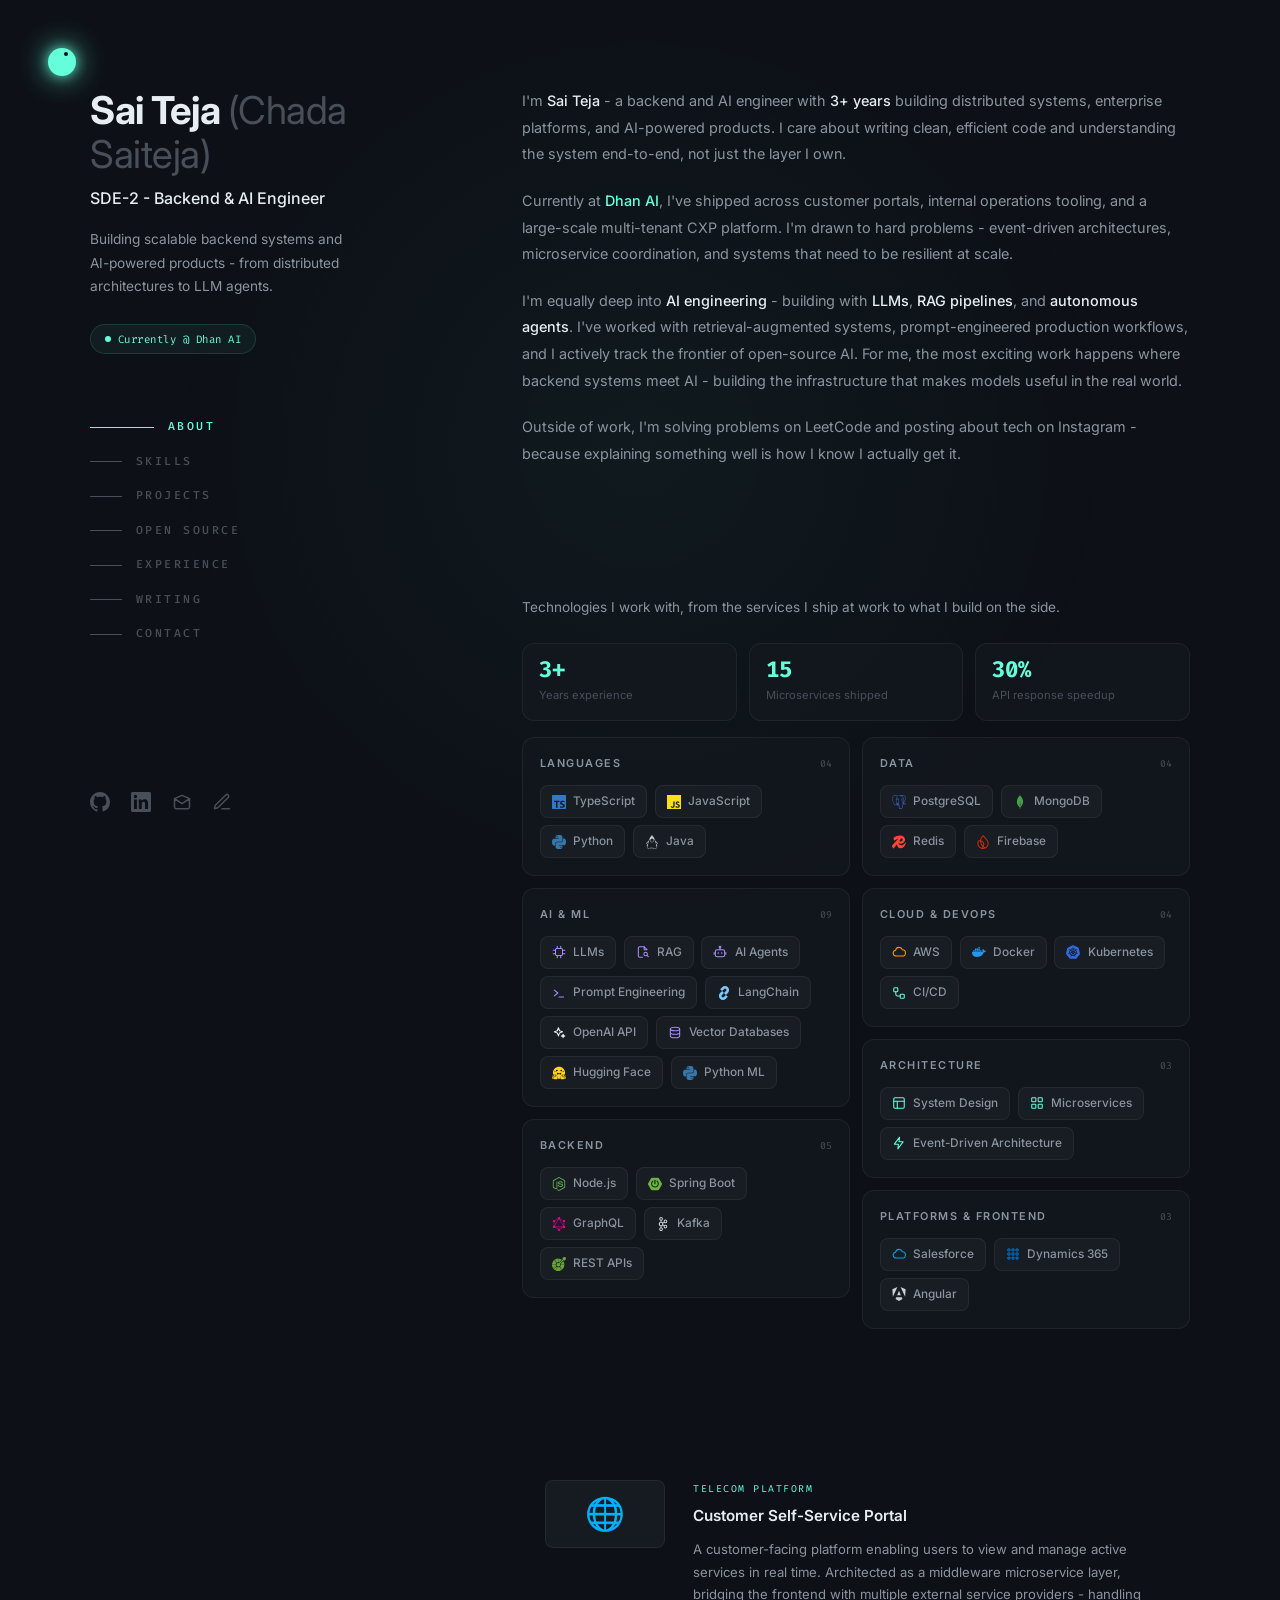
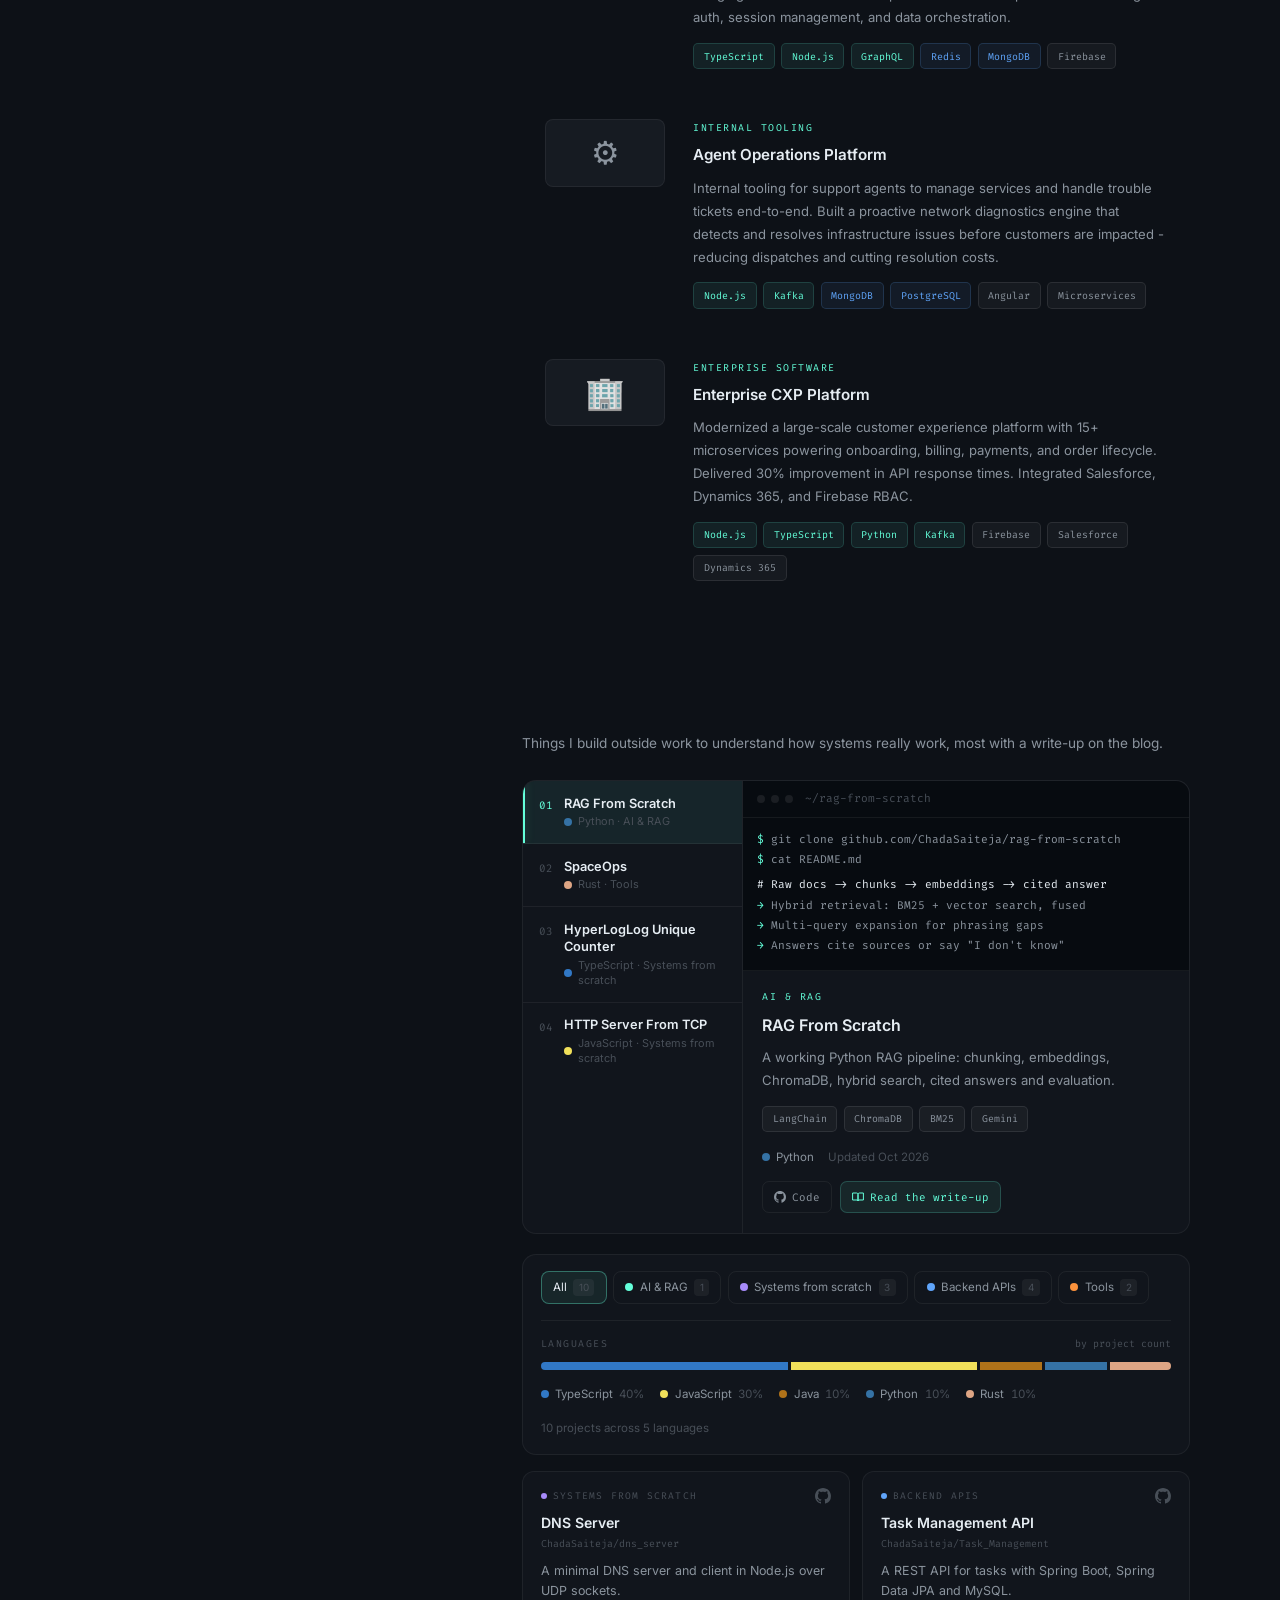
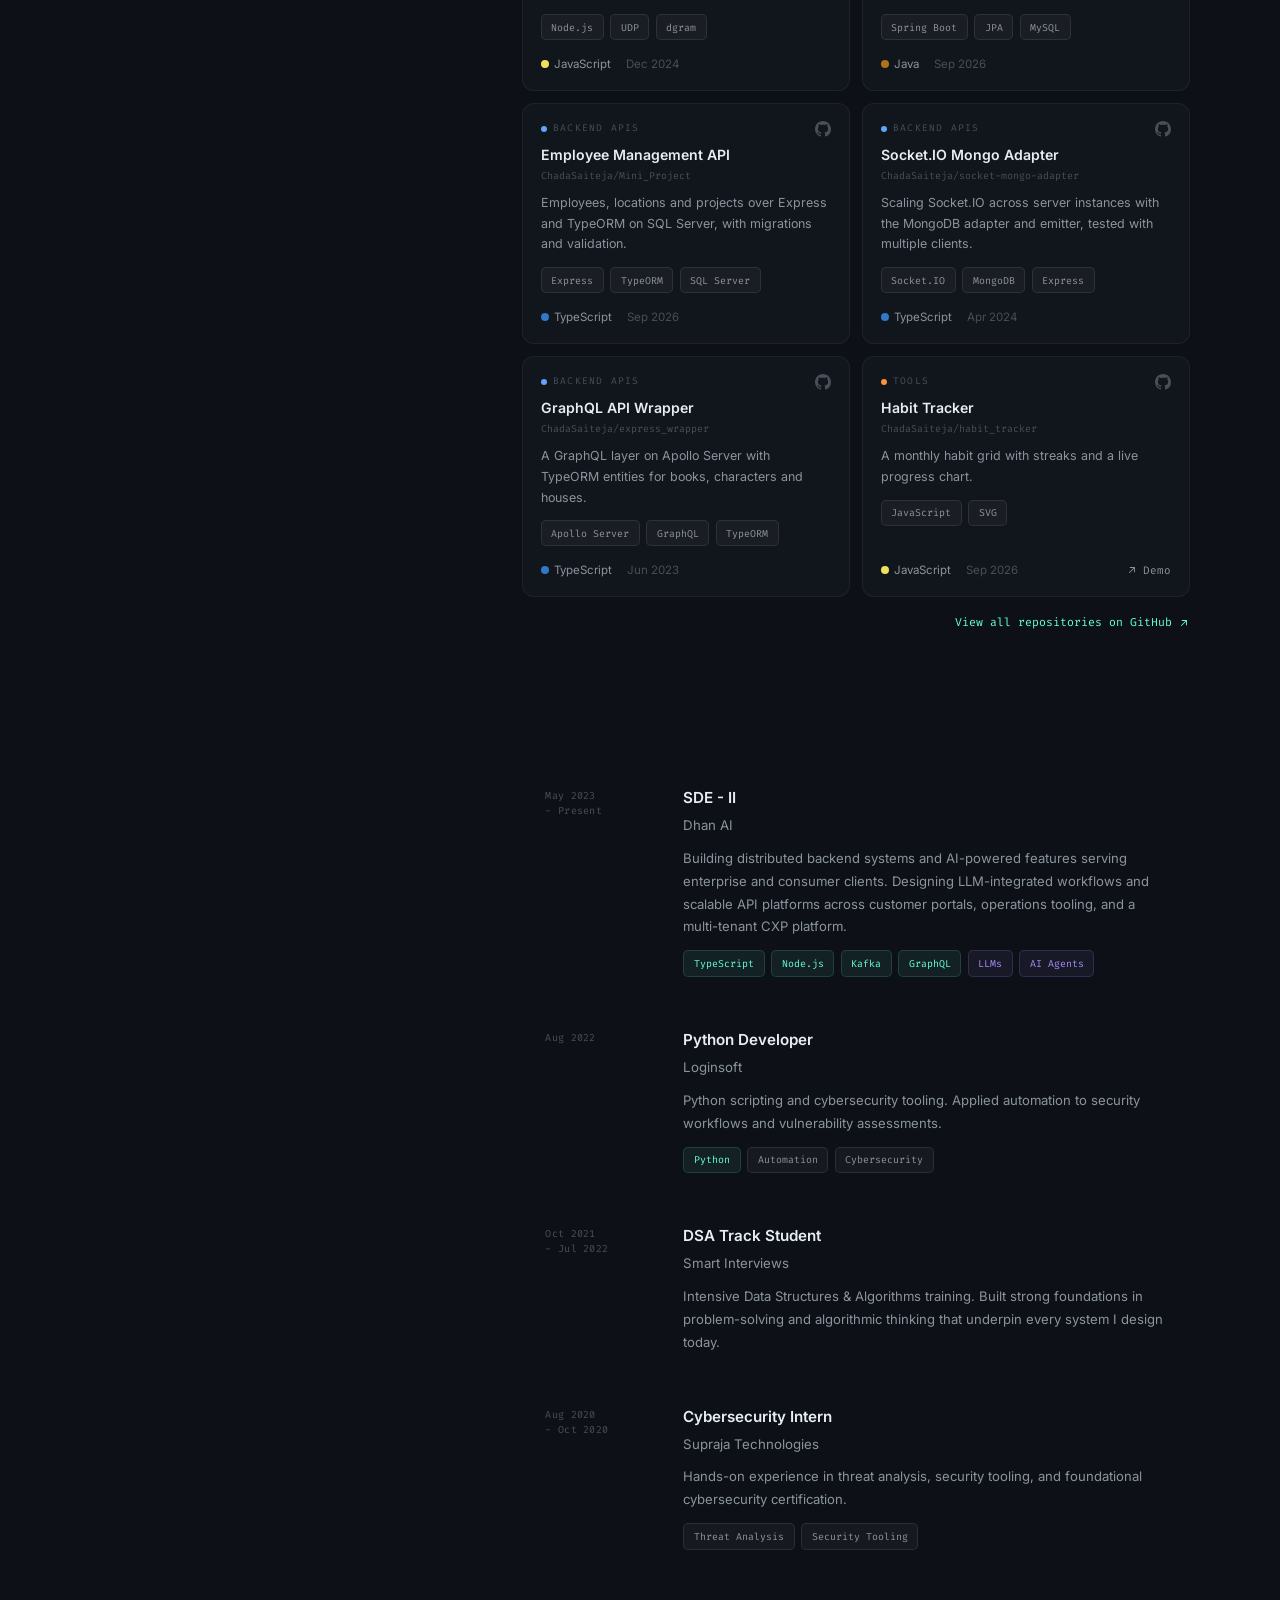
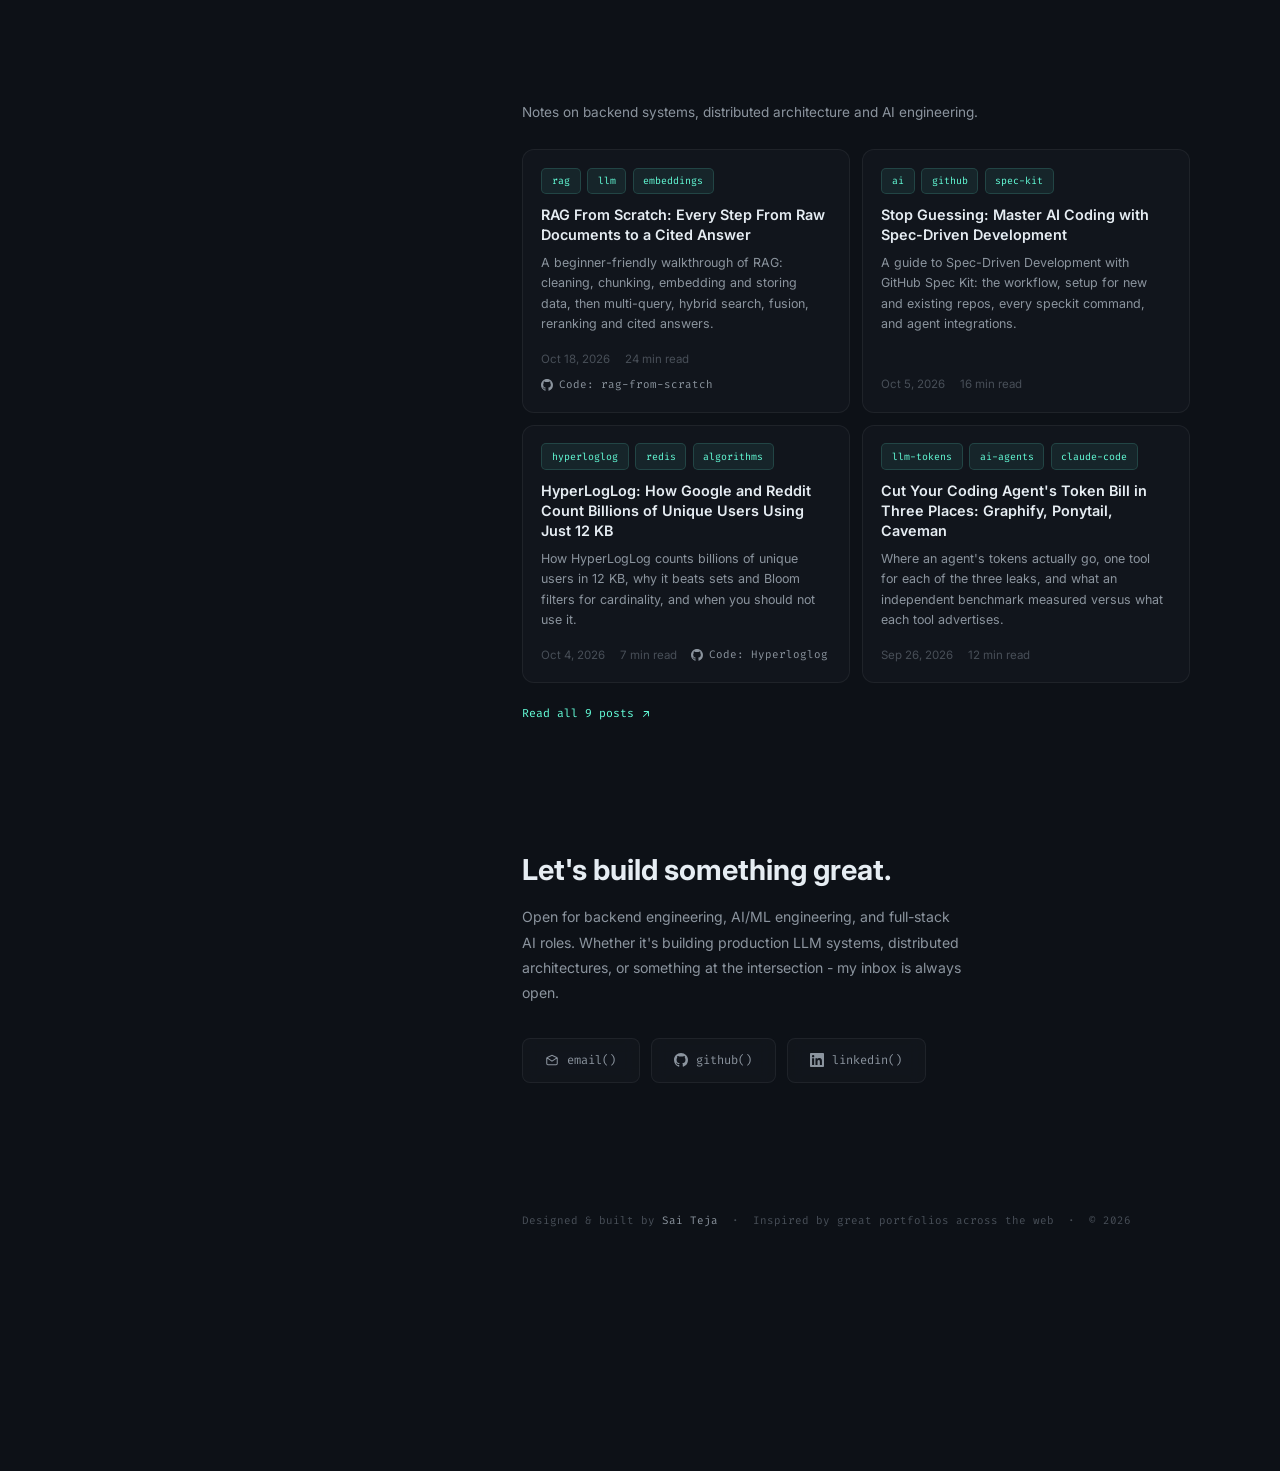
<file: index.html>
<!DOCTYPE html>
<html lang="en">

<head>
  <meta charset="UTF-8">
  <meta name="viewport" content="width=device-width, initial-scale=1.0">
  <title>Backend and AI Engineer Portfolio | Sai Teja Chada</title>
  <meta name="description" content="Explore Sai Teja Chada's portfolio: SDE-2 building 15+ Node.js microservices, Kafka event systems, and production RAG pipelines. Discover projects and get in touch.">
  <meta name="author" content="Chada Sai Teja">
  <meta name="google-site-verification" content="TFQ-LwnLbn09TmgVWxQWq46Lx7otDsUahGmrhYp-ad8" />
  <meta name="google-site-verification" content="rGwrTPLvkbtgUMk4zVAgc5VU0xutNGpT8NvMHbrYLF0" />
  <meta name="robots" content="index, follow, max-image-preview:large">
  <meta name="theme-color" content="#0d1117">
  <link rel="canonical" href="https://chadasaiteja.is-a.dev/">
  <link rel="icon" type="image/svg+xml" href="/assets/favicon.svg">

  <meta property="og:type" content="website">
  <meta property="og:site_name" content="Sai Teja Chada - Portfolio">
  <meta property="og:title" content="Backend and AI Engineer Portfolio | Sai Teja Chada">
  <meta property="og:description" content="SDE-2 at Dhan AI architecting scalable Node.js microservices, Kafka event streams, and production RAG pipelines. Explore architecture case studies and code.">
  <meta property="og:url" content="https://chadasaiteja.is-a.dev/">
  <meta property="og:locale" content="en_US">
  <meta property="og:image" content="https://chadasaiteja.is-a.dev/assets/social-preview.png">
  <meta property="og:image:type" content="image/png">
  <meta property="og:image:width" content="1200">
  <meta property="og:image:height" content="630">
  <meta property="og:image:alt" content="Sai Teja Chada - Backend and AI Engineer Portfolio">

  <!-- Twitter -->
  <meta name="twitter:card" content="summary_large_image">
  <meta name="twitter:image" content="https://chadasaiteja.is-a.dev/assets/social-preview.png">
  <meta name="twitter:image:alt" content="Sai Teja Chada - Backend and AI Engineer Portfolio">
  <meta name="twitter:title" content="Backend and AI Engineer Portfolio | Sai Teja Chada">
  <meta name="twitter:description" content="SDE-2 at Dhan AI architecting scalable Node.js microservices, Kafka event streams, and production RAG pipelines. Explore architecture case studies and code.">

  <!-- Structured data: Person, WebSite & ProfilePage -->
  <script type="application/ld+json">
  {
    "@context": "https://schema.org",
    "@graph": [
      {
        "@type": "Person",
        "@id": "https://chadasaiteja.is-a.dev/#person",
        "name": "Chada Sai Teja",
        "alternateName": ["Sai Teja", "Sai Teja Chada"],
        "url": "https://chadasaiteja.is-a.dev/",
        "image": "https://chadasaiteja.is-a.dev/assets/social-preview.png",
        "email": "mailto:saiteja.chada2000@gmail.com",
        "jobTitle": "Backend & AI Engineer",
        "description": "Backend & AI Engineer (SDE-2 at Dhan AI) building distributed systems, Node.js/TypeScript microservices, Kafka event streams, and production RAG pipelines.",
        "worksFor": {
          "@type": "Organization",
          "name": "Dhan AI"
        },
        "address": {
          "@type": "PostalAddress",
          "addressLocality": "Hyderabad",
          "addressCountry": "IN"
        },
        "alumniOf": {
          "@type": "EducationalOrganization",
          "name": "Smart Interviews"
        },
        "knowsAbout": [
          "Node.js", "TypeScript", "Python", "Java", "Distributed Systems",
          "Microservices", "Kafka", "GraphQL", "PostgreSQL", "MongoDB",
          "Redis", "AWS", "Docker", "Kubernetes", "System Design", "LLMs",
          "RAG", "AI Agents", "LangChain", "Prompt Engineering"
        ],
        "sameAs": [
          "https://github.com/ChadaSaiteja",
          "https://linkedin.com/in/chada-saiteja/"
        ]
      },
      {
        "@type": "WebSite",
        "@id": "https://chadasaiteja.is-a.dev/#website",
        "name": "Sai Teja Chada - Portfolio",
        "url": "https://chadasaiteja.is-a.dev/",
        "description": "Official engineering portfolio of Sai Teja Chada, Backend & AI Engineer (SDE-2 at Dhan AI).",
        "publisher": {
          "@id": "https://chadasaiteja.is-a.dev/#person"
        }
      },
      {
        "@type": "ProfilePage",
        "@id": "https://chadasaiteja.is-a.dev/#profilepage",
        "url": "https://chadasaiteja.is-a.dev/",
        "name": "Sai Teja Chada - Backend & AI Engineer Portfolio",
        "isPartOf": {
          "@id": "https://chadasaiteja.is-a.dev/#website"
        },
        "about": {
          "@id": "https://chadasaiteja.is-a.dev/#person"
        },
        "primaryImageOfPage": "https://chadasaiteja.is-a.dev/assets/social-preview.png",
        "mainEntity": {
          "@id": "https://chadasaiteja.is-a.dev/#person"
        }
      }
    ]
  }
  </script>

  <link rel="preconnect" href="https://fonts.googleapis.com">
  <link rel="preconnect" href="https://fonts.gstatic.com" crossorigin>
  <link href="https://fonts.googleapis.com/css2?family=Inter:wght@400;500;600;700&family=Fira+Code:wght@400;500;600;700&display=swap" rel="stylesheet">


  <style>
    /* ============================
       RESET & ROOT
       ============================ */
    *, *::before, *::after { margin: 0; padding: 0; box-sizing: border-box; }

    .visually-hidden {
      position: absolute;
      width: 1px; height: 1px;
      margin: -1px; padding: 0;
      overflow: hidden;
      clip: rect(0 0 0 0);
      clip-path: inset(50%);
      white-space: nowrap;
      border: 0;
    }

    :root {
      --bg-body:      #0d1117;
      --bg-surface:   #161b22;
      --bg-card:      rgba(22, 27, 34, 0.55);
      --accent:       #64ffda;
      --accent-dim:   rgba(100, 255, 218, 0.07);
      --accent-mid:   rgba(100, 255, 218, 0.13);
      --accent-glow:  rgba(100, 255, 218, 0.25);
      --text-primary: #e6edf3;
      --text-body:    #8b949e;
      --text-muted:   #484f58;
      --border:       rgba(255, 255, 255, 0.06);
      --border-hover: rgba(100, 255, 218, 0.18);
      --purple: #a78bfa;
      --blue:   #60a5fa;
      --orange: #fb923c;
    }

     html { }

     body {
      background: var(--bg-body);
      color: var(--text-body);
      font-family: 'Inter', system-ui, sans-serif;
      font-size: 0.9rem;
      line-height: 1.75;
      overflow-x: hidden;
    }

    ::selection { background: var(--accent); color: var(--bg-body); }
    ::-webkit-scrollbar { width: 5px; }
    ::-webkit-scrollbar-track { background: var(--bg-body); }
    ::-webkit-scrollbar-thumb { background: var(--text-muted); border-radius: 4px; }

    /* ============================
       BACKGROUND LAYERS
       ============================ */
    #matrix-canvas {
      position: fixed; inset: 0; z-index: 0;
      opacity: 0.022; pointer-events: none;
    }

    #draw-canvas {
      position: fixed; inset: 0; z-index: 3;
      pointer-events: none;
    }

    #spotlight {
      position: fixed; inset: 0; z-index: 0;
      pointer-events: none;
      background: radial-gradient(600px circle at 50% 50%, rgba(100,255,218,0.04), transparent 80%);
      transition: background 0.05s;
    }

    /* ============================
       PAGE WRAPPER - TWO COLUMN
       ============================ */
    .page-wrapper {
      max-width: 1180px;
      margin: 0 auto;
      padding: 0 2.5rem;
      display: flex;
      min-height: 100vh;
      position: relative;
      z-index: 2;
    }

    /* ============================
       LEFT SIDEBAR - STICKY
       ============================ */
    .sidebar {
      width: 360px;
      flex-shrink: 0;
      position: sticky;
      top: 0;
      height: 100vh;
      display: flex;
      flex-direction: column;
      padding: 5.5rem 3rem 5.5rem 0;
    }

    .sidebar-main { flex: 1; }

    /* Name & role */
    .site-name {
      font-size: clamp(2rem, 3vw, 2.6rem);
      font-weight: 700;
      color: var(--text-primary);
      letter-spacing: -0.5px;
      line-height: 1.15;
      margin-bottom: 0.5rem;
    }

    .site-role {
      font-size: 1rem;
      font-weight: 500;
      color: var(--text-primary);
      margin-bottom: 1rem;
    }

    .site-tagline {
      font-size: 0.855rem;
      color: var(--text-body);
      max-width: 260px;
      line-height: 1.7;
    }

    /* Status badge */
    .status-badge {
      display: inline-flex;
      align-items: center;
      gap: 0.45rem;
      margin-top: 1.6rem;
      padding: 0.3rem 0.85rem;
      background: rgba(100, 255, 218, 0.05);
      border: 1px solid rgba(100, 255, 218, 0.14);
      border-radius: 100px;
      font-family: 'Fira Code', monospace;
      font-size: 0.67rem;
      color: var(--accent);
      letter-spacing: 0.5px;
    }

    .status-dot {
      width: 6px; height: 6px;
      background: var(--accent);
      border-radius: 50%;
      animation: dot-pulse 2s ease-in-out infinite;
      flex-shrink: 0;
    }

    @keyframes dot-pulse {
      0%, 100% { box-shadow: 0 0 0 0 rgba(100,255,218,0.5); }
      50%       { box-shadow: 0 0 0 5px rgba(100,255,218,0); }
    }

    /* Nav */
    .sidebar-nav {
      margin-top: 3.5rem;
    }

    .sidebar-nav ul { list-style: none; display: flex; flex-direction: column; }

    .sidebar-nav a {
      display: flex;
      align-items: center;
      gap: 0.85rem;
      padding: 0.45rem 0;
      text-decoration: none;
      color: var(--text-muted);
      font-family: 'Fira Code', monospace;
      font-size: 0.72rem;
      font-weight: 500;
      letter-spacing: 2.5px;
      text-transform: uppercase;
      transition: color 0.25s;
    }

    .nav-line {
      display: inline-block;
      width: 2rem;
      height: 1px;
      background: currentColor;
      transition: width 0.3s cubic-bezier(0.4,0,0.2,1), background 0.25s;
      flex-shrink: 0;
    }

    .sidebar-nav a:hover { color: var(--text-primary); }
    .sidebar-nav a.active { color: var(--accent); }
    .sidebar-nav a:hover .nav-line { width: 3.5rem; }
    .sidebar-nav a.active .nav-line { width: 4rem; background: var(--accent); }

    /* Socials */
    .sidebar-socials {
      display: flex;
      align-items: center;
      gap: 1.3rem;
      margin-top: auto;
      padding-top: 3rem;
    }

    .social-link {
      display: flex;
      color: var(--text-muted);
      text-decoration: none;
      transition: color 0.2s, transform 0.2s;
    }

    .social-link:hover { color: var(--accent); transform: translateY(-3px); }
    .social-link svg { width: 20px; height: 20px; }

    /* ============================
       RIGHT CONTENT - SCROLLABLE
       ============================ */
    .content {
      flex: 1;
      padding: 5.5rem 0 10rem 4.5rem;
      min-width: 0;
    }

    section {
      margin-bottom: 8rem;
      scroll-margin-top: 5rem;
    }

    /* Mobile section label (hidden on desktop) */
    .section-label {
      display: none;
      font-family: 'Fira Code', monospace;
      font-size: 0.68rem;
      letter-spacing: 3px;
      text-transform: uppercase;
      color: var(--accent);
      margin-bottom: 1.2rem;
    }

    /* ============================
       ABOUT
       ============================ */
    .about-body {
      font-size: 0.9rem;
      color: var(--text-body);
      line-height: 1.85;
    }

    .about-body p + p { margin-top: 1.25rem; }

    .about-body strong {
      color: var(--text-primary);
      font-weight: 500;
    }

    .hl { color: var(--accent); font-weight: 500; }

    /* ============================
       TECH STACK
       ============================ */
    .stack-stats {
      display: grid;
      grid-template-columns: repeat(3, minmax(0, 1fr));
      gap: 0.75rem;
      margin-bottom: 1rem;
    }

    .stack-stats > div {
      display: flex;
      flex-direction: column;
      gap: 0.3rem;
      padding: 0.9rem 1rem;
      border: 1px solid var(--border);
      border-radius: 12px;
      background: var(--bg-card);
    }

    .stack-stat-num {
      font-family: 'Fira Code', monospace;
      font-size: 1.4rem;
      font-weight: 700;
      color: var(--accent);
      line-height: 1;
    }

    .stack-stat-lbl { font-size: 0.7rem; color: var(--text-muted); }

    .stack {
      columns: 2;
      column-gap: 0.75rem;
    }

    .stack-group {
      break-inside: avoid;
      margin-bottom: 0.75rem;
      padding: 1rem 1.05rem 1.05rem;
      border: 1px solid var(--border);
      border-radius: 12px;
      background: var(--bg-card);
      transition: border-color 0.3s;
    }

    .stack-group:hover { border-color: rgba(255,255,255,0.1); }

    .stack-head {
      display: flex;
      align-items: center;
      justify-content: space-between;
      margin-bottom: 0.75rem;
    }

    .stack-title {
      font-size: 0.68rem;
      font-weight: 600;
      letter-spacing: 1.5px;
      text-transform: uppercase;
      color: var(--text-body);
    }

    .stack-count {
      font-family: 'Fira Code', monospace;
      font-size: 0.62rem;
      color: var(--text-muted);
    }

    .stack-items {
      display: flex;
      flex-wrap: wrap;
      gap: 0.45rem;
      list-style: none;
    }

    .stack-item {
      display: inline-flex;
      align-items: center;
      gap: 0.45rem;
      padding: 0.32rem 0.7rem;
      border: 1px solid rgba(255,255,255,0.06);
      border-radius: 8px;
      background: rgba(255,255,255,0.03);
      color: var(--text-body);
      font-size: 0.74rem;
      font-weight: 500;
      cursor: default;
      transition: border-color 0.25s, background 0.25s, box-shadow 0.25s, color 0.25s;
    }

    .stack-icon {
      width: 14px; height: 14px;
      flex-shrink: 0;
      color: var(--brand);
      transition: transform 0.25s;
    }

    .stack-item:hover {
      color: var(--text-primary);
      background: rgba(255,255,255,0.05);
      border-color: color-mix(in srgb, var(--brand) 45%, transparent);
      box-shadow: 0 0 14px -4px var(--brand);
    }

    .stack-item:hover .stack-icon { transform: scale(1.12); }

    .tags {
      display: flex;
      flex-wrap: wrap;
      gap: 0.4rem;
      position: relative; z-index: 1;
    }

    .tag {
      font-family: 'Fira Code', monospace;
      font-size: 0.62rem;
      padding: 0.22rem 0.6rem;
      border-radius: 5px;
      white-space: nowrap;
      transition: background 0.2s;
    }

    .tag-teal    { background: rgba(100,255,218,0.07); border: 1px solid rgba(100,255,218,0.15); color: var(--accent); }
    .tag-purple  { background: rgba(167,139,250,0.07); border: 1px solid rgba(167,139,250,0.18); color: var(--purple); }
    .tag-blue    { background: rgba(96,165,250,0.07);  border: 1px solid rgba(96,165,250,0.18);  color: var(--blue); }
    .tag-orange  { background: rgba(251,146,60,0.07);  border: 1px solid rgba(251,146,60,0.18);  color: var(--orange); }
    .tag-grey    { background: rgba(255,255,255,0.04); border: 1px solid rgba(255,255,255,0.09); color: var(--text-body); }

    .tag-teal:hover   { background: rgba(100,255,218,0.13); }
    .tag-purple:hover { background: rgba(167,139,250,0.13); }
    .tag-blue:hover   { background: rgba(96,165,250,0.13); }
    .tag-orange:hover { background: rgba(251,146,60,0.13); }

    /* ============================
       PROJECTS
       ============================ */
    .proj-card {
      display: grid;
      grid-template-columns: 120px 1fr;
      gap: 1.75rem;
      align-items: start;
      padding: 1.4rem;
      border-radius: 14px;
      border: 1px solid transparent;
      transition: background 0.3s, border-color 0.3s;
      margin-bottom: 0.2rem;
    }

    .proj-card:hover {
      background: var(--bg-card);
      border-color: var(--border);
      backdrop-filter: blur(10px);
    }

    .proj-thumb {
      aspect-ratio: 16/9;
      border-radius: 8px;
      border: 1px solid var(--border);
      background: var(--bg-surface);
      display: flex;
      align-items: center;
      justify-content: center;
      font-size: 2rem;
      transition: border-color 0.3s;
      overflow: hidden;
    }

    .proj-card:hover .proj-thumb { border-color: var(--border-hover); }

    .proj-category {
      font-family: 'Fira Code', monospace;
      font-size: 0.62rem;
      letter-spacing: 1.5px;
      text-transform: uppercase;
      color: var(--accent);
      margin-bottom: 0.35rem;
    }

    .proj-title {
      font-size: 0.95rem;
      font-weight: 600;
      color: var(--text-primary);
      margin-bottom: 0.5rem;
      display: flex;
      align-items: center;
      gap: 0.35rem;
      transition: color 0.2s;
    }

    .proj-card:hover .proj-title { color: var(--accent); }

    .proj-arrow {
      opacity: 0;
      transform: translate(-4px, 4px);
      transition: opacity 0.2s, transform 0.2s;
      flex-shrink: 0;
    }

    .proj-card:hover .proj-arrow { opacity: 1; transform: translate(0, 0); }

    .proj-desc {
      font-size: 0.82rem;
      color: var(--text-body);
      line-height: 1.75;
      margin-bottom: 0.85rem;
    }

    /* ============================
       EXPERIENCE
       ============================ */
    .exp-card {
      display: grid;
      grid-template-columns: 110px 1fr;
      gap: 1.75rem;
      align-items: start;
      padding: 1.4rem;
      border-radius: 14px;
      border: 1px solid transparent;
      transition: background 0.3s, border-color 0.3s;
      margin-bottom: 0.2rem;
    }

    .exp-card:hover {
      background: var(--bg-card);
      border-color: var(--border);
      backdrop-filter: blur(10px);
    }

    .exp-date {
      font-family: 'Fira Code', monospace;
      font-size: 0.63rem;
      color: var(--text-muted);
      line-height: 1.5;
      padding-top: 0.2rem;
      letter-spacing: 0.3px;
    }

    .exp-role {
      font-size: 0.95rem;
      font-weight: 600;
      color: var(--text-primary);
      display: flex;
      align-items: center;
      gap: 0.35rem;
      margin-bottom: 0.15rem;
      transition: color 0.2s;
    }

    .exp-card:hover .exp-role { color: var(--accent); }

    .exp-company {
      font-size: 0.83rem;
      color: var(--text-body);
      margin-bottom: 0.6rem;
    }

    .exp-desc {
      font-size: 0.82rem;
      color: var(--text-body);
      line-height: 1.75;
    }

    .exp-arrow {
      opacity: 0;
      transform: translate(-4px, 4px);
      transition: opacity 0.2s, transform 0.2s;
      flex-shrink: 0;
    }

    .exp-card:hover .exp-arrow { opacity: 1; transform: translate(0, 0); }

    /* ============================
       CONTACT
       ============================ */
    .contact-head {
      font-size: 1.8rem;
      font-weight: 700;
      color: var(--text-primary);
      line-height: 1.25;
      margin-bottom: 1rem;
    }

    .contact-copy {
      font-size: 0.88rem;
      color: var(--text-body);
      line-height: 1.8;
      max-width: 440px;
      margin-bottom: 2rem;
    }

    .contact-links { display: flex; flex-wrap: wrap; gap: 0.7rem; }

    .contact-btn {
      display: inline-flex;
      align-items: center;
      gap: 0.5rem;
      padding: 0.7rem 1.4rem;
      border: 1px solid var(--border);
      border-radius: 8px;
      text-decoration: none;
      color: var(--text-body);
      font-family: 'Fira Code', monospace;
      font-size: 0.75rem;
      background: var(--bg-card);
      backdrop-filter: blur(8px);
      transition: border-color 0.25s, color 0.25s, background 0.25s, transform 0.25s;
    }

    .contact-btn:hover {
      border-color: var(--accent);
      color: var(--accent);
      background: var(--accent-dim);
      transform: translateY(-2px);
    }

    /* ============================
       OPEN SOURCE
       ============================ */
    .oss-intro {
      font-size: 0.85rem;
      color: var(--text-body);
      margin-bottom: 1.5rem;
    }

    .oss-dot {
      display: inline-block;
      width: 8px; height: 8px;
      border-radius: 50%;
      flex-shrink: 0;
    }

    /* Featured: tab list + panel */
    .oss-featured {
      display: grid;
      grid-template-columns: 220px minmax(0, 1fr);
      border: 1px solid var(--border);
      border-radius: 14px;
      background: var(--bg-card);
      overflow: hidden;
      margin-bottom: 1.25rem;
    }

    .oss-tabs {
      display: flex;
      flex-direction: column;
      border-right: 1px solid var(--border);
    }

    .oss-tab {
      position: relative;
      display: flex;
      align-items: flex-start;
      gap: 0.7rem;
      width: 100%;
      padding: 0.85rem 1rem;
      background: none;
      border: 0;
      border-bottom: 1px solid var(--border);
      color: var(--text-body);
      font: inherit;
      text-align: left;
      cursor: pointer;
      transition: background 0.2s, opacity 0.3s;
    }

    .oss-tab:last-child { border-bottom: 0; }
    .oss-tab:hover { background: rgba(255,255,255,0.02); }

    .oss-tab[aria-selected="true"] { background: var(--accent-dim); }

    .oss-tab[aria-selected="true"]::before {
      content: '';
      position: absolute;
      left: 0; top: 0; bottom: 0;
      width: 2px;
      background: var(--accent);
      box-shadow: 0 0 10px var(--accent-glow);
    }

    .oss-tab:focus-visible { outline: 1px solid var(--accent); outline-offset: -1px; }

    .oss-tab-num {
      font-family: 'Fira Code', monospace;
      font-size: 0.68rem;
      color: var(--text-muted);
      padding-top: 0.1rem;
    }

    .oss-tab[aria-selected="true"] .oss-tab-num { color: var(--accent); }

    .oss-tab-body { flex: 1; min-width: 0; display: flex; flex-direction: column; gap: 0.15rem; }

    .oss-tab-title {
      font-size: 0.8rem;
      font-weight: 600;
      color: var(--text-primary);
      line-height: 1.35;
    }

    .oss-tab-sub {
      display: flex;
      align-items: center;
      gap: 0.35rem;
      font-size: 0.68rem;
      color: var(--text-muted);
      line-height: 1.4;
    }

    .oss-stat {
      display: inline-flex;
      align-items: center;
      gap: 0.25rem;
      font-size: 0.7rem;
      color: var(--text-muted);
    }


    .oss-panel {
      display: grid;
      grid-template-columns: minmax(0, 1fr);
      grid-template-rows: auto 1fr;
      min-width: 0;
    }

    .oss-panel[hidden] { display: none; }

    .oss-term {
      font-family: 'Fira Code', monospace;
      font-size: 0.7rem;
      line-height: 1.8;
      color: var(--text-body);
      background: rgba(1, 4, 9, 0.55);
      border-bottom: 1px solid var(--border);
    }

    .oss-term-bar {
      display: flex;
      align-items: center;
      gap: 0.35rem;
      padding: 0.5rem 0.9rem;
      border-bottom: 1px solid var(--border);
      color: var(--text-muted);
    }

    .oss-term-bar i {
      width: 8px; height: 8px;
      border-radius: 50%;
      background: rgba(255,255,255,0.08);
    }

    .oss-term-bar span { margin-left: 0.4rem; }

    .oss-term-body {
      padding: 0.75rem 0.9rem 0.85rem;
      overflow-wrap: anywhere;
    }

    .oss-term-prompt { color: var(--accent); }
    .oss-term-head { color: var(--text-primary); margin-top: 0.3rem; }
    .oss-term-arrow { color: var(--accent); }

    .oss-panel-body { padding: 1.1rem 1.2rem 1.2rem; }

    .oss-panel-title {
      font-size: 1rem;
      font-weight: 600;
      margin-bottom: 0.45rem;
    }

    .oss-panel-title a,
    .oss-card-title a,
    .post-title a {
      color: var(--text-primary);
      text-decoration: none;
      transition: color 0.2s;
    }

    .oss-panel-title a:hover,
    .oss-card-title a:hover,
    .post-title a:hover { color: var(--accent); }

    .oss-meta,
    .oss-card-foot,
    .post-meta {
      display: flex;
      flex-wrap: wrap;
      align-items: center;
      gap: 0.4rem 0.9rem;
      font-size: 0.72rem;
      color: var(--text-muted);
    }

    .oss-meta { margin-top: 0.9rem; }

    .oss-lang-name {
      display: inline-flex;
      align-items: center;
      gap: 0.35rem;
      color: var(--text-body);
    }

    .oss-links {
      display: flex;
      flex-wrap: wrap;
      gap: 0.5rem;
      margin-top: 0.9rem;
    }

    .oss-link {
      display: inline-flex;
      align-items: center;
      gap: 0.35rem;
      font-family: 'Fira Code', monospace;
      font-size: 0.68rem;
      color: var(--text-body);
      text-decoration: none;
      transition: color 0.2s;
    }

    .oss-link svg { width: 12px; height: 12px; }
    .oss-link:hover { color: var(--accent); }
    .oss-link-accent { color: var(--accent); }

    .oss-links .oss-link {
      padding: 0.35rem 0.7rem;
      border: 1px solid var(--border);
      border-radius: 7px;
      transition: color 0.2s, border-color 0.2s;
    }

    .oss-links .oss-link:hover { border-color: var(--border-hover); }
    .oss-links .oss-link-accent { border-color: rgba(100,255,218,0.2); background: var(--accent-dim); }

    /* Filters */
    .oss-controls {
      border: 1px solid var(--border);
      border-radius: 14px;
      background: var(--bg-card);
      padding: 1rem 1.1rem;
      margin-bottom: 1rem;
    }

    .oss-chips { display: flex; flex-wrap: wrap; gap: 0.4rem; }

    .oss-chip {
      display: inline-flex;
      align-items: center;
      gap: 0.4rem;
      padding: 0.35rem 0.7rem;
      border: 1px solid var(--border);
      border-radius: 8px;
      background: none;
      color: var(--text-body);
      font: inherit;
      font-size: 0.72rem;
      cursor: pointer;
      transition: color 0.2s, border-color 0.2s, background 0.2s;
    }

    .oss-chip:hover { color: var(--text-primary); }

    .oss-chip[aria-pressed="true"] {
      color: var(--text-primary);
      border-color: rgba(100,255,218,0.35);
      background: var(--accent-dim);
    }

    .oss-count {
      font-size: 0.62rem;
      padding: 0 0.35rem;
      border-radius: 4px;
      background: rgba(255,255,255,0.05);
      color: var(--text-muted);
    }

    .oss-lang {
      margin-top: 1rem;
      padding-top: 0.9rem;
      border-top: 1px solid var(--border);
    }

    .oss-lang-head {
      display: flex;
      justify-content: space-between;
      font-family: 'Fira Code', monospace;
      font-size: 0.62rem;
      letter-spacing: 1.5px;
      text-transform: uppercase;
      color: var(--text-muted);
      margin-bottom: 0.6rem;
    }

    .oss-lang-head span:last-child { letter-spacing: 0; text-transform: none; }

    .oss-bar {
      display: flex;
      gap: 3px;
      height: 8px;
    }

    .oss-bar-seg {
      flex-basis: 0;
      cursor: pointer;
      transition: opacity 0.3s, filter 0.2s;
    }

    .oss-bar-seg:first-child { border-radius: 99px 0 0 99px; }
    .oss-bar-seg:last-child { border-radius: 0 99px 99px 0; }
    .oss-bar-seg:only-child { border-radius: 99px; }
    .oss-bar-seg:hover { filter: brightness(1.25); }

    .oss-legend {
      display: flex;
      flex-wrap: wrap;
      gap: 0.4rem 1rem;
      margin-top: 0.75rem;
    }

    .oss-legend-item {
      display: inline-flex;
      align-items: center;
      gap: 0.4rem;
      padding: 0.1rem 0;
      background: none;
      border: 0;
      color: var(--text-body);
      font: inherit;
      font-size: 0.72rem;
      cursor: pointer;
      transition: color 0.2s, opacity 0.3s;
    }

    .oss-legend-item:hover,
    .oss-legend-item.is-active { color: var(--text-primary); }
    .oss-legend-item[aria-pressed="true"] { color: var(--text-primary); font-weight: 600; }
    .oss-legend-item[aria-pressed="true"] .oss-dot { box-shadow: 0 0 0 2px var(--bg-body), 0 0 0 3px currentColor; }
    .oss-legend-item:focus-visible,
    .oss-chip:focus-visible,
    .oss-more:focus-visible { outline: 1px solid var(--accent); outline-offset: 2px; border-radius: 6px; }

    .oss-pct { color: var(--text-muted); font-variant-numeric: tabular-nums; }

    .oss-summary {
      margin-top: 0.75rem;
      font-size: 0.72rem;
      color: var(--text-muted);
    }

    .oss-summary button {
      background: none;
      border: 0;
      padding: 0;
      font: inherit;
      color: var(--accent);
      cursor: pointer;
      text-decoration: underline;
      text-underline-offset: 2px;
    }

    /* Grid */
    .oss-grid {
      display: grid;
      grid-template-columns: repeat(2, minmax(0, 1fr));
      gap: 0.75rem;
    }

    .oss-card {
      display: flex;
      flex-direction: column;
      padding: 1rem 1.1rem;
      border: 1px solid var(--border);
      border-radius: 12px;
      background: var(--bg-card);
      transition: opacity 0.3s, border-color 0.3s, transform 0.3s;
    }

    .oss-card[hidden] { display: none; }
    .oss-card:hover { border-color: var(--border-hover); transform: translateY(-2px); }

    .is-dim { opacity: 0.25; }
    .oss-card.is-dim:hover { opacity: 0.6; }

    .oss-card-top {
      display: flex;
      align-items: center;
      justify-content: space-between;
      margin-bottom: 0.5rem;
    }

    .oss-card-cat {
      display: inline-flex;
      align-items: center;
      gap: 0.4rem;
      font-family: 'Fira Code', monospace;
      font-size: 0.6rem;
      letter-spacing: 1.2px;
      text-transform: uppercase;
      color: var(--text-muted);
    }

    .oss-card-cat .oss-dot { width: 6px; height: 6px; }

    .oss-card-gh { color: var(--text-muted); display: inline-flex; transition: color 0.2s; }
    .oss-card-gh:hover { color: var(--text-primary); }

    .oss-card-title { font-size: 0.88rem; font-weight: 600; line-height: 1.35; }

    .oss-card-repo {
      font-family: 'Fira Code', monospace;
      font-size: 0.62rem;
      color: var(--text-muted);
      margin: 0.2rem 0 0.55rem;
    }

    .oss-card-desc {
      font-size: 0.78rem;
      line-height: 1.65;
      margin-bottom: 0.75rem;
    }

    .oss-card .tags { margin-bottom: 0.85rem; }
    .oss-card-foot { margin-top: auto; }
    .oss-card-foot .oss-link { margin-left: auto; }
    .oss-card-foot .oss-link + .oss-link { margin-left: 0; }

    .oss-note {
      margin-top: 0.85rem;
      font-size: 0.78rem;
      color: var(--text-body);
    }

    .oss-note[hidden] { display: none; }

    .oss-note button {
      background: none;
      border: 0;
      padding: 0;
      font: inherit;
      color: var(--accent);
      cursor: pointer;
    }

    .oss-footer {
      display: flex;
      flex-wrap: wrap;
      align-items: center;
      justify-content: space-between;
      gap: 0.75rem;
      margin-top: 1rem;
    }

    .oss-more {
      padding: 0.4rem 0.9rem;
      border: 1px solid var(--border);
      border-radius: 8px;
      background: none;
      color: var(--text-body);
      font: inherit;
      font-size: 0.72rem;
      cursor: pointer;
    }

    .oss-more:hover { color: var(--text-primary); border-color: var(--border-hover); }
    .oss-more[hidden] { display: none; }

    .oss-all,
    .writing-all {
      display: inline-flex;
      align-items: center;
      gap: 0.35rem;
      margin-left: auto;
      font-family: 'Fira Code', monospace;
      font-size: 0.72rem;
      color: var(--accent);
      text-decoration: none;
    }

    .oss-all:hover,
    .writing-all:hover { text-decoration: underline; text-underline-offset: 3px; }

    /* ============================
       WRITING
       ============================ */
    .writing-grid {
      display: grid;
      grid-template-columns: repeat(2, minmax(0, 1fr));
      gap: 0.75rem;
      margin-bottom: 1rem;
    }

    .post-card {
      display: flex;
      flex-direction: column;
      padding: 1.1rem 1.15rem;
      border: 1px solid var(--border);
      border-radius: 12px;
      background: var(--bg-card);
      transition: border-color 0.3s, transform 0.3s;
    }

    .post-card:hover { border-color: var(--border-hover); transform: translateY(-2px); }

    .post-card .tags { margin-bottom: 0.7rem; }

    .post-title {
      font-size: 0.9rem;
      font-weight: 600;
      line-height: 1.4;
      margin-bottom: 0.45rem;
    }

    .post-desc {
      font-size: 0.78rem;
      line-height: 1.65;
      margin-bottom: 0.85rem;
    }

    .post-meta { margin-top: auto; }

    .writing-all { margin-left: 0; }

    /* ============================
       FOOTER
       ============================ */
    footer {
      padding-bottom: 5rem;
      font-family: 'Fira Code', monospace;
      font-size: 0.68rem;
      color: var(--text-muted);
      line-height: 1.8;
    }

    footer a { color: var(--text-body); text-decoration: none; transition: color 0.2s; }
    footer a:hover { color: var(--accent); }

    /* ============================
       SCROLL REVEAL
       ============================ */
    .reveal { opacity: 1; transform: none; }

    @media (prefers-reduced-motion: reduce) {
      *, *::before, *::after {
        animation: none !important;
        transition: none !important;
        scroll-behavior: auto !important;
      }
      #spotlight, #draw-hint, #eraser-bot, #color-picker { display: none !important; }
    }

    @media (hover: none), (pointer: coarse) {
      #spotlight, #draw-hint, #eraser-bot, #color-picker { display: none; }
      .contact-btn { backdrop-filter: none; -webkit-backdrop-filter: none; }
    }

    .burst {
      position: fixed;
      pointer-events: none;
      border-radius: 50%;
      transform: translate(-50%, -50%);
      z-index: 9999;
      background: radial-gradient(circle, var(--accent-glow) 0%, transparent 70%);
      animation: burst-anim 0.6s ease-out forwards;
    }

    @keyframes burst-anim {
      0% { transform: translate(-50%, -50%) scale(0); opacity: 1; }
      100% { transform: translate(-50%, -50%) scale(2); opacity: 0; }
    }

    /* ============================
       ERASER BOT V2
       ============================ */
    /* ============================
       DRAW HINT
       ============================ */
    #draw-hint {
      position: fixed;
      bottom: 24px;
      left: 50%;
      transform: translateX(-50%) translateY(18px);
      background: rgba(13, 17, 23, 0.9);
      border: 1px solid rgba(100, 255, 218, 0.2);
      border-radius: 100px;
      padding: 7px 18px;
      font-family: 'Fira Code', monospace;
      font-size: 0.68rem;
      color: var(--text-body);
      pointer-events: none;
      z-index: 10;
      opacity: 0;
      transition: opacity 0.5s, transform 0.5s;
      backdrop-filter: blur(12px);
      white-space: nowrap;
    }

    #draw-hint.show { opacity: 1; transform: translateX(-50%) translateY(0); }

    #draw-hint .hint-dot {
      display: inline-block;
      width: 7px; height: 7px;
      border-radius: 50%;
      background: var(--accent);
      margin-right: 8px;
      vertical-align: middle;
      animation: hint-pulse 1.5s infinite;
    }

    @keyframes hint-pulse {
      0%, 100% { opacity: 1; box-shadow: 0 0 4px var(--accent); }
      50%       { opacity: 0.4; box-shadow: none; }
    }

    /* ============================
       PAC-MAN ERASER
       ============================ */

    #eraser-bot {
      position: fixed;
      width: 28px; height: 28px;
      left: 48px; top: 48px;
      z-index: 20;
      pointer-events: auto;
      cursor: pointer;
      opacity: 1;
      filter: drop-shadow(0 0 6px var(--pac-glow, rgba(100, 255, 218, 0.7))) drop-shadow(0 0 14px var(--pac-glow, rgba(100, 255, 218, 0.7)));
      transition: opacity 0.4s, filter 0.3s;
      animation: pac-float 3s ease-in-out infinite;
    }

    /* Floating bob while idle at home */
    @keyframes pac-float {
      0%, 100% { translate: 0 0; }
      50%      { translate: 0 -4px; }
    }

    /* Disable float while eating */
    #eraser-bot.chomping { animation: none; }

    /* Click bounce */
    #eraser-bot.pop {
      scale: 1.35;
      transition: scale 0.15s cubic-bezier(0.34, 1.56, 0.64, 1);
    }

    /* Pac-Man body - two half-circles clipped to form mouth */
    .pacman {
      position: relative;
      width: 100%; height: 100%;
    }

    .pacman-top,
    .pacman-bottom {
      position: absolute;
      width: 100%; height: 50%;
      left: 0;
      background: var(--pac-color, #64ffda);
      overflow: hidden;
      transition: background 0.3s;
    }

    .pacman-top {
      top: 0;
      border-radius: 28px 28px 0 0;
      transform-origin: bottom center;
    }

    .pacman-bottom {
      bottom: 0;
      border-radius: 0 0 28px 28px;
      transform-origin: top center;
    }

    /* Eye */
    .pacman-eye {
      position: absolute;
      width: 4px; height: 4px;
      border-radius: 50%;
      background: #0d1117;
      right: 8px; top: 4px;
      z-index: 1;
    }

    /* Idle: gentle breathing chomp */
    .pacman-top  { animation: idle-top 1.8s ease-in-out infinite alternate; }
    .pacman-bottom { animation: idle-bottom 1.8s ease-in-out infinite alternate; }

    @keyframes idle-top {
      0%   { transform: rotate(-4deg); }
      100% { transform: rotate(-12deg); }
    }
    @keyframes idle-bottom {
      0%   { transform: rotate(4deg); }
      100% { transform: rotate(12deg); }
    }

    /* Chomp animation while eating */
    #eraser-bot.chomping .pacman-top {
      animation: chomp-top 0.22s ease-in-out infinite alternate;
    }
    #eraser-bot.chomping .pacman-bottom {
      animation: chomp-bottom 0.22s ease-in-out infinite alternate;
    }

    @keyframes chomp-top {
      0%   { transform: rotate(0deg); }
      100% { transform: rotate(-35deg); }
    }
    @keyframes chomp-bottom {
      0%   { transform: rotate(0deg); }
      100% { transform: rotate(35deg); }
    }

    /* Paint dot particles spawned on canvas by JS (DOM divs) */
    .paint-dot {
      position: fixed;
      border-radius: 50%;
      pointer-events: none;
      z-index: 4;
      background: var(--accent);
      box-shadow: 0 0 6px var(--accent);
      transition: opacity 0.15s;
    }

    /* ============================
       RESPONSIVE
       ============================ */
    @media (max-width: 1024px) {
      .page-wrapper { flex-direction: column; padding: 0 1.5rem; }

      .sidebar {
        width: 100%; position: static; height: auto;
        padding: 4rem 0 2rem;
      }

      .sidebar-nav { display: none; }
      .content { padding: 2rem 0 6rem; }
      .section-label { display: block; }
    }

    @media (max-width: 680px) {
      .stack { columns: 1; }
      .stack-stats { gap: 0.5rem; }
      .stack-stats > div { padding: 0.75rem 0.8rem; }

      .proj-card { grid-template-columns: 1fr; }
      .proj-thumb { display: none; }

      .exp-card { grid-template-columns: 1fr; }
      .exp-date { padding-top: 0; }

      .oss-featured { grid-template-columns: minmax(0, 1fr); }
      .oss-tabs {
        flex-direction: row;
        overflow-x: auto;
        border-right: 0;
        border-bottom: 1px solid var(--border);
        scrollbar-width: none;
      }
      .oss-tabs::-webkit-scrollbar { display: none; }
      .oss-tab { flex: 0 0 200px; border-bottom: 0; border-right: 1px solid var(--border); }
      .oss-tab:last-child { border-right: 0; }
      .oss-tab[aria-selected="true"]::before { top: auto; right: 0; width: auto; height: 2px; }
      .oss-chips { flex-wrap: nowrap; overflow-x: auto; scrollbar-width: none; }
      .oss-chip { flex-shrink: 0; }
      .oss-grid, .writing-grid { grid-template-columns: 1fr; }
    }
  </style>


</head>

<body>
  <!-- Backgrounds -->
  <canvas id="matrix-canvas"></canvas>
  <canvas id="draw-canvas"></canvas>
  <div id="spotlight"></div>

  <!-- Eraser bot UI -->
  <div id="draw-hint"><span class="hint-dot"></span>drag to draw anywhere · bot cleans it up · pick a color →</div>

  <div id="color-picker">
    <div class="color-swatch active" data-color="rgba(100,255,218,0.65)" data-glow="rgba(100,255,218,0.3)" style="background:#64ffda"></div>
    <div class="color-swatch" data-color="rgba(255,255,255,0.5)" data-glow="rgba(255,255,255,0.2)" style="background:#ffffff"></div>
    <div class="color-swatch" data-color="rgba(167,139,250,0.7)" data-glow="rgba(167,139,250,0.3)" style="background:#a78bfa"></div>
    <div class="color-swatch" data-color="rgba(251,146,60,0.7)" data-glow="rgba(251,146,60,0.3)" style="background:#fb923c"></div>
    <div class="color-swatch" data-color="rgba(255,107,107,0.7)" data-glow="rgba(255,107,107,0.3)" style="background:#ff6b6b"></div>
    <div class="color-swatch" data-color="rgba(96,165,250,0.7)" data-glow="rgba(96,165,250,0.3)" style="background:#60a5fa"></div>
  </div>

  <!-- Pac-Man Eraser -->
  <div id="eraser-bot" aria-hidden="true">
    <div class="pacman">
      <div class="pacman-top"><div class="pacman-eye"></div></div>
      <div class="pacman-bottom"></div>
    </div>
  </div>

  <!-- =====================================================
       PAGE LAYOUT
       ===================================================== -->
  <div class="page-wrapper">

    <!-- -- LEFT: STICKY SIDEBAR -- -->
    <header class="sidebar">
      <div class="sidebar-main">
        <h1 class="site-name">Sai Teja <span style="color:var(--text-muted);font-weight:400;">(Chada Saiteja)</span></h1>
        <p class="site-role">SDE-2 - Backend &amp; AI Engineer</p>
        <p class="site-tagline">Building scalable backend systems and AI-powered products - from distributed architectures to LLM agents.</p>

        <div class="status-badge">
          <span class="status-dot"></span>Currently @ Dhan AI
        </div>

        <nav class="sidebar-nav" aria-label="Page sections">
          <ul>
            <li><a href="#about"      class="nav-link active"><span class="nav-line"></span>About</a></li>
            <li><a href="#skills"     class="nav-link"><span class="nav-line"></span>Skills</a></li>
            <li><a href="#projects"   class="nav-link"><span class="nav-line"></span>Projects</a></li>
            <li><a href="#open-source" class="nav-link"><span class="nav-line"></span>Open source</a></li>
            <li><a href="#experience" class="nav-link"><span class="nav-line"></span>Experience</a></li>
            <li><a href="#writing"    class="nav-link"><span class="nav-line"></span>Writing</a></li>
            <li><a href="#contact"    class="nav-link"><span class="nav-line"></span>Contact</a></li>
          </ul>
        </nav>
      </div>

      <div class="sidebar-socials">
        <a href="https://github.com/ChadaSaiteja" target="_blank" rel="noopener" class="social-link" aria-label="GitHub">
          <svg viewBox="0 0 24 24" fill="currentColor"><path d="M12 0C5.37 0 0 5.37 0 12c0 5.31 3.435 9.795 8.205 11.385.6.105.825-.255.825-.57 0-.285-.015-1.23-.015-2.235-3.015.555-3.795-.735-4.035-1.41-.135-.345-.72-1.41-1.23-1.695-.42-.225-1.02-.78-.015-.795.945-.015 1.62.87 1.845 1.23 1.08 1.815 2.805 1.305 3.495.99.105-.78.42-1.305.765-1.605-2.67-.3-5.46-1.335-5.46-5.925 0-1.305.465-2.385 1.23-3.225-.12-.3-.54-1.53.12-3.18 0 0 1.005-.315 3.3 1.23.96-.27 1.98-.405 3-.405s2.04.135 3 .405c2.295-1.56 3.3-1.23 3.3-1.23.66 1.65.24 2.88.12 3.18.765.84 1.23 1.905 1.23 3.225 0 4.605-2.805 5.625-5.475 5.925.435.375.81 1.095.81 2.22 0 1.605-.015 2.895-.015 3.3 0 .315.225.69.825.57A12.02 12.02 0 0024 12c0-6.63-5.37-12-12-12z"/></svg>
        </a>
        <a href="https://linkedin.com/in/chada-saiteja/" target="_blank" rel="noopener" class="social-link" aria-label="LinkedIn">
          <svg viewBox="0 0 24 24" fill="currentColor"><path d="M20.447 20.452h-3.554v-5.569c0-1.328-.027-3.037-1.852-3.037-1.853 0-2.136 1.445-2.136 2.939v5.667H9.351V9h3.414v1.561h.046c.477-.9 1.637-1.85 3.37-1.85 3.601 0 4.267 2.37 4.267 5.455v6.286zM5.337 7.433a2.062 2.062 0 01-2.063-2.065 2.064 2.064 0 112.063 2.065zm1.782 13.019H3.555V9h3.564v11.452zM22.225 0H1.771C.792 0 0 .774 0 1.729v20.542C0 23.227.792 24 1.771 24h20.451C23.2 24 24 23.227 24 22.271V1.729C24 .774 23.2 0 22.222 0h.003z"/></svg>
        </a>
        <a href="mailto:saiteja.chada2000@gmail.com" class="social-link" aria-label="Email">
          <svg viewBox="0 0 24 24" fill="none" stroke="currentColor" stroke-width="1.8" stroke-linecap="round" stroke-linejoin="round"><path d="M3 8l9 6 9-6M3 8v10a2 2 0 002 2h14a2 2 0 002-2V8M3 8l9-4 9 4"/></svg>
        </a>
        <a href="https://chadasaiteja.is-a.dev/blog/" class="social-link" aria-label="Blog">
          <svg viewBox="0 0 24 24" fill="none" stroke="currentColor" stroke-width="1.8" stroke-linecap="round" stroke-linejoin="round"><path d="M12 20h9M16.5 3.5a2.12 2.12 0 013 3L7 19l-4 1 1-4 12.5-12.5z"/></svg>
        </a>
      </div>
    </header>

    <!-- -- RIGHT: SCROLLABLE CONTENT -- -->
    <main class="content">

      <!-- ABOUT -->
      <section id="about" aria-labelledby="about-heading">
        <div class="section-label">About</div>
        <h2 id="about-heading" class="visually-hidden">About Sai Teja - Backend & AI Engineer</h2>
        <div class="about-body reveal">
          <p>
            I'm <strong>Sai Teja</strong> - a backend and AI engineer with <strong>3+ years</strong> building
            distributed systems, enterprise platforms, and AI-powered products. I care about writing clean,
            efficient code and understanding the system end-to-end, not just the layer I own.
          </p>
          <p>
            Currently at <span class="hl">Dhan AI</span>, I've shipped across customer portals, internal
            operations tooling, and a large-scale multi-tenant CXP platform. I'm drawn to hard problems -
            event-driven architectures, microservice coordination, and systems that need to be resilient at scale.
          </p>
          <p>
            I'm equally deep into <strong>AI engineering</strong> - building with <strong>LLMs</strong>,
            <strong>RAG pipelines</strong>, and <strong>autonomous agents</strong>. I've worked with retrieval-augmented
            systems, prompt-engineered production workflows, and I actively track the frontier of open-source AI.
            For me, the most exciting work happens where backend systems meet AI - building the infrastructure
            that makes models useful in the real world.
          </p>
          <p>
            Outside of work, I'm solving problems on LeetCode and posting about tech on Instagram - because
            explaining something well is how I know I actually get it.
          </p>
        </div>
      </section>

      <!-- SKILLS / TECH STACK -->
      <section id="skills" aria-labelledby="skills-heading">
        <div class="section-label">Tech Stack</div>
        <h2 id="skills-heading" class="visually-hidden">Tech Stack & Skills</h2>
        <p class="oss-intro reveal">Technologies I work with, from the services I ship at work to what I build on the side.</p>
        <div class="stack-stats reveal">
          <div><span class="stack-stat-num">3+</span><span class="stack-stat-lbl">Years experience</span></div>
          <div><span class="stack-stat-num">15</span><span class="stack-stat-lbl">Microservices shipped</span></div>
          <div><span class="stack-stat-num">30%</span><span class="stack-stat-lbl">API response speedup</span></div>
        </div>
        <!-- GENERATED:STACK:START -->
        <div class="stack reveal">
        <div class="stack-group">
          <div class="stack-head">
            <h3 class="stack-title">Languages</h3>
            <span class="stack-count">04</span>
          </div>
          <ul class="stack-items">
            <li class="stack-item" style="--brand:#3178C6">
              <svg class="stack-icon" aria-hidden="true"><use href="assets/icons/stack.svg#typescript"/></svg>
              <span>TypeScript</span>
            </li>
            <li class="stack-item" style="--brand:#F7DF1E">
              <svg class="stack-icon" aria-hidden="true"><use href="assets/icons/stack.svg#javascript"/></svg>
              <span>JavaScript</span>
            </li>
            <li class="stack-item" style="--brand:#3776AB">
              <svg class="stack-icon" aria-hidden="true"><use href="assets/icons/stack.svg#python"/></svg>
              <span>Python</span>
            </li>
            <li class="stack-item" style="--brand:#c9d1d9">
              <svg class="stack-icon" aria-hidden="true"><use href="assets/icons/stack.svg#openjdk"/></svg>
              <span>Java</span>
            </li>
          </ul>
        </div>
        <div class="stack-group">
          <div class="stack-head">
            <h3 class="stack-title">AI &amp; ML</h3>
            <span class="stack-count">09</span>
          </div>
          <ul class="stack-items">
            <li class="stack-item" style="--brand:#a78bfa">
              <svg class="stack-icon" aria-hidden="true"><use href="assets/icons/stack.svg#g-chip"/></svg>
              <span>LLMs</span>
            </li>
            <li class="stack-item" style="--brand:#a78bfa">
              <svg class="stack-icon" aria-hidden="true"><use href="assets/icons/stack.svg#g-search-doc"/></svg>
              <span>RAG</span>
            </li>
            <li class="stack-item" style="--brand:#a78bfa">
              <svg class="stack-icon" aria-hidden="true"><use href="assets/icons/stack.svg#g-bot"/></svg>
              <span>AI Agents</span>
            </li>
            <li class="stack-item" style="--brand:#a78bfa">
              <svg class="stack-icon" aria-hidden="true"><use href="assets/icons/stack.svg#g-terminal"/></svg>
              <span>Prompt Engineering</span>
            </li>
            <li class="stack-item" style="--brand:#7FC8FF">
              <svg class="stack-icon" aria-hidden="true"><use href="assets/icons/stack.svg#langchain"/></svg>
              <span>LangChain</span>
            </li>
            <li class="stack-item" style="--brand:#e6edf3">
              <svg class="stack-icon" aria-hidden="true"><use href="assets/icons/stack.svg#g-sparkles"/></svg>
              <span>OpenAI API</span>
            </li>
            <li class="stack-item" style="--brand:#a78bfa">
              <svg class="stack-icon" aria-hidden="true"><use href="assets/icons/stack.svg#g-vector"/></svg>
              <span>Vector Databases</span>
            </li>
            <li class="stack-item" style="--brand:#FFD21E">
              <svg class="stack-icon" aria-hidden="true"><use href="assets/icons/stack.svg#huggingface"/></svg>
              <span>Hugging Face</span>
            </li>
            <li class="stack-item" style="--brand:#3776AB">
              <svg class="stack-icon" aria-hidden="true"><use href="assets/icons/stack.svg#python"/></svg>
              <span>Python ML</span>
            </li>
          </ul>
        </div>
        <div class="stack-group">
          <div class="stack-head">
            <h3 class="stack-title">Backend</h3>
            <span class="stack-count">05</span>
          </div>
          <ul class="stack-items">
            <li class="stack-item" style="--brand:#5FA04E">
              <svg class="stack-icon" aria-hidden="true"><use href="assets/icons/stack.svg#nodedotjs"/></svg>
              <span>Node.js</span>
            </li>
            <li class="stack-item" style="--brand:#6DB33F">
              <svg class="stack-icon" aria-hidden="true"><use href="assets/icons/stack.svg#springboot"/></svg>
              <span>Spring Boot</span>
            </li>
            <li class="stack-item" style="--brand:#E10098">
              <svg class="stack-icon" aria-hidden="true"><use href="assets/icons/stack.svg#graphql"/></svg>
              <span>GraphQL</span>
            </li>
            <li class="stack-item" style="--brand:#c9d1d9">
              <svg class="stack-icon" aria-hidden="true"><use href="assets/icons/stack.svg#apachekafka"/></svg>
              <span>Kafka</span>
            </li>
            <li class="stack-item" style="--brand:#6BA539">
              <svg class="stack-icon" aria-hidden="true"><use href="assets/icons/stack.svg#openapiinitiative"/></svg>
              <span>REST APIs</span>
            </li>
          </ul>
        </div>
        <div class="stack-group">
          <div class="stack-head">
            <h3 class="stack-title">Data</h3>
            <span class="stack-count">04</span>
          </div>
          <ul class="stack-items">
            <li class="stack-item" style="--brand:#4169E1">
              <svg class="stack-icon" aria-hidden="true"><use href="assets/icons/stack.svg#postgresql"/></svg>
              <span>PostgreSQL</span>
            </li>
            <li class="stack-item" style="--brand:#47A248">
              <svg class="stack-icon" aria-hidden="true"><use href="assets/icons/stack.svg#mongodb"/></svg>
              <span>MongoDB</span>
            </li>
            <li class="stack-item" style="--brand:#FF4438">
              <svg class="stack-icon" aria-hidden="true"><use href="assets/icons/stack.svg#redis"/></svg>
              <span>Redis</span>
            </li>
            <li class="stack-item" style="--brand:#DD2C00">
              <svg class="stack-icon" aria-hidden="true"><use href="assets/icons/stack.svg#firebase"/></svg>
              <span>Firebase</span>
            </li>
          </ul>
        </div>
        <div class="stack-group">
          <div class="stack-head">
            <h3 class="stack-title">Cloud &amp; DevOps</h3>
            <span class="stack-count">04</span>
          </div>
          <ul class="stack-items">
            <li class="stack-item" style="--brand:#FF9900">
              <svg class="stack-icon" aria-hidden="true"><use href="assets/icons/stack.svg#g-cloud"/></svg>
              <span>AWS</span>
            </li>
            <li class="stack-item" style="--brand:#2496ED">
              <svg class="stack-icon" aria-hidden="true"><use href="assets/icons/stack.svg#docker"/></svg>
              <span>Docker</span>
            </li>
            <li class="stack-item" style="--brand:#326CE5">
              <svg class="stack-icon" aria-hidden="true"><use href="assets/icons/stack.svg#kubernetes"/></svg>
              <span>Kubernetes</span>
            </li>
            <li class="stack-item" style="--brand:#64ffda">
              <svg class="stack-icon" aria-hidden="true"><use href="assets/icons/stack.svg#g-workflow"/></svg>
              <span>CI/CD</span>
            </li>
          </ul>
        </div>
        <div class="stack-group">
          <div class="stack-head">
            <h3 class="stack-title">Architecture</h3>
            <span class="stack-count">03</span>
          </div>
          <ul class="stack-items">
            <li class="stack-item" style="--brand:#64ffda">
              <svg class="stack-icon" aria-hidden="true"><use href="assets/icons/stack.svg#g-layout"/></svg>
              <span>System Design</span>
            </li>
            <li class="stack-item" style="--brand:#64ffda">
              <svg class="stack-icon" aria-hidden="true"><use href="assets/icons/stack.svg#g-boxes"/></svg>
              <span>Microservices</span>
            </li>
            <li class="stack-item" style="--brand:#64ffda">
              <svg class="stack-icon" aria-hidden="true"><use href="assets/icons/stack.svg#g-zap"/></svg>
              <span>Event-Driven Architecture</span>
            </li>
          </ul>
        </div>
        <div class="stack-group">
          <div class="stack-head">
            <h3 class="stack-title">Platforms &amp; Frontend</h3>
            <span class="stack-count">03</span>
          </div>
          <ul class="stack-items">
            <li class="stack-item" style="--brand:#00A1E0">
              <svg class="stack-icon" aria-hidden="true"><use href="assets/icons/stack.svg#g-cloud"/></svg>
              <span>Salesforce</span>
            </li>
            <li class="stack-item" style="--brand:#0078D4">
              <svg class="stack-icon" aria-hidden="true"><use href="assets/icons/stack.svg#g-grid"/></svg>
              <span>Dynamics 365</span>
            </li>
            <li class="stack-item" style="--brand:#c9d1d9">
              <svg class="stack-icon" aria-hidden="true"><use href="assets/icons/stack.svg#angular"/></svg>
              <span>Angular</span>
            </li>
          </ul>
        </div>
        </div>
        <!-- GENERATED:STACK:END -->
      </section>

      <!-- PROJECTS -->
      <section id="projects" aria-labelledby="projects-heading">
        <div class="section-label">Projects</div>
        <h2 id="projects-heading" class="visually-hidden">Projects</h2>

        <!-- Project 01 -->
        <div class="proj-card reveal">
          <div class="proj-thumb">🌐</div>
          <div class="proj-body">
            <div class="proj-category">Telecom Platform</div>
            <h3 class="proj-title">
              Customer Self-Service Portal
              <svg class="proj-arrow" width="14" height="14" viewBox="0 0 20 20" fill="currentColor"><path fill-rule="evenodd" d="M5.22 14.78a.75.75 0 001.06 0l7.22-7.22v5.69a.75.75 0 001.5 0v-7.5a.75.75 0 00-.75-.75h-7.5a.75.75 0 000 1.5h5.69l-7.22 7.22a.75.75 0 000 1.06z" clip-rule="evenodd"/></svg>
            </h3>
            <p class="proj-desc">A customer-facing platform enabling users to view and manage active services in real time. Architected as a middleware microservice layer, bridging the frontend with multiple external service providers - handling auth, session management, and data orchestration.</p>
            <div class="tags">
              <span class="tag tag-teal">TypeScript</span>
              <span class="tag tag-teal">Node.js</span>
              <span class="tag tag-teal">GraphQL</span>
              <span class="tag tag-blue">Redis</span>
              <span class="tag tag-blue">MongoDB</span>
              <span class="tag tag-grey">Firebase</span>
            </div>
          </div>
        </div>

        <!-- Project 02 -->
        <div class="proj-card reveal">
          <div class="proj-thumb">⚙️</div>
          <div class="proj-body">
            <div class="proj-category">Internal Tooling</div>
            <h3 class="proj-title">
              Agent Operations Platform
              <svg class="proj-arrow" width="14" height="14" viewBox="0 0 20 20" fill="currentColor"><path fill-rule="evenodd" d="M5.22 14.78a.75.75 0 001.06 0l7.22-7.22v5.69a.75.75 0 001.5 0v-7.5a.75.75 0 00-.75-.75h-7.5a.75.75 0 000 1.5h5.69l-7.22 7.22a.75.75 0 000 1.06z" clip-rule="evenodd"/></svg>
            </h3>
            <p class="proj-desc">Internal tooling for support agents to manage services and handle trouble tickets end-to-end. Built a proactive network diagnostics engine that detects and resolves infrastructure issues before customers are impacted - reducing dispatches and cutting resolution costs.</p>
            <div class="tags">
              <span class="tag tag-teal">Node.js</span>
              <span class="tag tag-teal">Kafka</span>
              <span class="tag tag-blue">MongoDB</span>
              <span class="tag tag-blue">PostgreSQL</span>
              <span class="tag tag-grey">Angular</span>
              <span class="tag tag-grey">Microservices</span>
            </div>
          </div>
        </div>

        <!-- Project 03 -->
        <div class="proj-card reveal">
          <div class="proj-thumb">🏢</div>
          <div class="proj-body">
            <div class="proj-category">Enterprise Software</div>
            <h3 class="proj-title">
              Enterprise CXP Platform
              <svg class="proj-arrow" width="14" height="14" viewBox="0 0 20 20" fill="currentColor"><path fill-rule="evenodd" d="M5.22 14.78a.75.75 0 001.06 0l7.22-7.22v5.69a.75.75 0 001.5 0v-7.5a.75.75 0 00-.75-.75h-7.5a.75.75 0 000 1.5h5.69l-7.22 7.22a.75.75 0 000 1.06z" clip-rule="evenodd"/></svg>
            </h3>
            <p class="proj-desc">Modernized a large-scale customer experience platform with 15+ microservices powering onboarding, billing, payments, and order lifecycle. Delivered 30% improvement in API response times. Integrated Salesforce, Dynamics 365, and Firebase RBAC.</p>
            <div class="tags">
              <span class="tag tag-teal">Node.js</span>
              <span class="tag tag-teal">TypeScript</span>
              <span class="tag tag-teal">Python</span>
              <span class="tag tag-teal">Kafka</span>
              <span class="tag tag-grey">Firebase</span>
              <span class="tag tag-grey">Salesforce</span>
              <span class="tag tag-grey">Dynamics 365</span>
            </div>
          </div>
        </div>

      </section>

      <!-- OPEN SOURCE -->
      <section id="open-source" aria-labelledby="open-source-heading">
        <div class="section-label">Open source</div>
        <h2 id="open-source-heading" class="visually-hidden">Open source</h2>
        <p class="oss-intro reveal">Things I build outside work to understand how systems really work, most with a write-up on the blog.</p>
        <!-- GENERATED:OSS:START -->
        <div class="oss" data-oss>
          <div class="oss-featured reveal">
            <div class="oss-tabs" role="tablist" aria-label="Featured projects">
              <button type="button" role="tab" class="oss-tab" id="oss-tab-0" aria-controls="oss-panel-0" aria-selected="true" tabindex="0" data-lang="Python" data-cat="AI &amp; RAG" data-title="RAG From Scratch" data-featured>
                <span class="oss-tab-num">01</span>
                <span class="oss-tab-body">
                  <span class="oss-tab-title">RAG From Scratch</span>
                  <span class="oss-tab-sub"><i class="oss-dot" style="background:#3572A5"></i>Python &middot; AI &amp; RAG</span>
                </span>
              </button>
              <button type="button" role="tab" class="oss-tab" id="oss-tab-1" aria-controls="oss-panel-1" aria-selected="false" tabindex="-1" data-lang="Rust" data-cat="Tools" data-title="SpaceOps" data-featured>
                <span class="oss-tab-num">02</span>
                <span class="oss-tab-body">
                  <span class="oss-tab-title">SpaceOps</span>
                  <span class="oss-tab-sub"><i class="oss-dot" style="background:#dea584"></i>Rust &middot; Tools</span>
                </span>
              </button>
              <button type="button" role="tab" class="oss-tab" id="oss-tab-2" aria-controls="oss-panel-2" aria-selected="false" tabindex="-1" data-lang="TypeScript" data-cat="Systems from scratch" data-title="HyperLogLog Unique Counter" data-featured>
                <span class="oss-tab-num">03</span>
                <span class="oss-tab-body">
                  <span class="oss-tab-title">HyperLogLog Unique Counter</span>
                  <span class="oss-tab-sub"><i class="oss-dot" style="background:#3178c6"></i>TypeScript &middot; Systems from scratch</span>
                </span>
              </button>
              <button type="button" role="tab" class="oss-tab" id="oss-tab-3" aria-controls="oss-panel-3" aria-selected="false" tabindex="-1" data-lang="JavaScript" data-cat="Systems from scratch" data-title="HTTP Server From TCP" data-featured>
                <span class="oss-tab-num">04</span>
                <span class="oss-tab-body">
                  <span class="oss-tab-title">HTTP Server From TCP</span>
                  <span class="oss-tab-sub"><i class="oss-dot" style="background:#f1e05a"></i>JavaScript &middot; Systems from scratch</span>
                </span>
              </button>
            </div>
            <div class="oss-panel" role="tabpanel" id="oss-panel-0" aria-labelledby="oss-tab-0">
              <div class="oss-term" aria-hidden="true">
                <div class="oss-term-bar"><i></i><i></i><i></i><span>~/rag-from-scratch</span></div>
                <div class="oss-term-body">
                  <div><span class="oss-term-prompt">$</span> git clone github.com/ChadaSaiteja/rag-from-scratch</div>
                  <div><span class="oss-term-prompt">$</span> cat README.md</div>
                  <div class="oss-term-head"># Raw docs -&gt; chunks -&gt; embeddings -&gt; cited answer</div>
                  <div><span class="oss-term-arrow">&rarr;</span> Hybrid retrieval: BM25 + vector search, fused</div>
                  <div><span class="oss-term-arrow">&rarr;</span> Multi-query expansion for phrasing gaps</div>
                  <div><span class="oss-term-arrow">&rarr;</span> Answers cite sources or say &quot;I don't know&quot;</div>
                </div>
              </div>
              <div class="oss-panel-body">
                <div class="proj-category" style="color:var(--accent)">AI &amp; RAG</div>
                <h3 class="oss-panel-title"><a href="https://github.com/ChadaSaiteja/rag-from-scratch" target="_blank" rel="noopener">RAG From Scratch</a></h3>
                <p class="proj-desc">A working Python RAG pipeline: chunking, embeddings, ChromaDB, hybrid search, cited answers and evaluation.</p>
                <div class="tags">
                  <span class="tag tag-grey">LangChain</span>
                  <span class="tag tag-grey">ChromaDB</span>
                  <span class="tag tag-grey">BM25</span>
                  <span class="tag tag-grey">Gemini</span>
                </div>
                <div class="oss-meta">
                  <span class="oss-lang-name"><i class="oss-dot" style="background:#3572A5"></i>Python</span>
                  <span>Updated Oct 2026</span>
                </div>
                <div class="oss-links">
                  <a href="https://github.com/ChadaSaiteja/rag-from-scratch" target="_blank" rel="noopener" class="oss-link"><svg width="16" height="16" viewBox="0 0 24 24" fill="currentColor" aria-hidden="true"><path d="M12 0C5.37 0 0 5.37 0 12c0 5.31 3.435 9.795 8.205 11.385.6.105.825-.255.825-.57 0-.285-.015-1.23-.015-2.235-3.015.555-3.795-.735-4.035-1.41-.135-.345-.72-1.41-1.23-1.695-.42-.225-1.02-.78-.015-.795.945-.015 1.62.87 1.845 1.23 1.08 1.815 2.805 1.305 3.495.99.105-.78.42-1.305.765-1.605-2.67-.3-5.46-1.335-5.46-5.925 0-1.305.465-2.385 1.23-3.225-.12-.3-.54-1.53.12-3.18 0 0 1.005-.315 3.3 1.23.96-.27 1.98-.405 3-.405s2.04.135 3 .405c2.295-1.56 3.3-1.23 3.3-1.23.66 1.65.24 2.88.12 3.18.765.84 1.23 1.905 1.23 3.225 0 4.605-2.805 5.625-5.475 5.925.435.375.81 1.095.81 2.22 0 1.605-.015 2.895-.015 3.3 0 .315.225.69.825.57A12.02 12.02 0 0024 12c0-6.63-5.37-12-12-12z"/></svg>Code</a>
                  <a href="https://chadasaiteja.is-a.dev/blog/rag-from-scratch/" class="oss-link oss-link-accent"><svg width="12" height="12" viewBox="0 0 24 24" fill="none" stroke="currentColor" stroke-width="2" stroke-linecap="round" stroke-linejoin="round" aria-hidden="true"><path d="M2 4h7a3 3 0 013 3v13a2 2 0 00-2-2H2zM22 4h-7a3 3 0 00-3 3v13a2 2 0 012-2h8z"/></svg>Read the write-up</a>
                </div>
              </div>
            </div>
            <div class="oss-panel" role="tabpanel" id="oss-panel-1" aria-labelledby="oss-tab-1" hidden>
              <div class="oss-term" aria-hidden="true">
                <div class="oss-term-bar"><i></i><i></i><i></i><span>~/SpaceOps</span></div>
                <div class="oss-term-body">
                  <div><span class="oss-term-prompt">$</span> git clone github.com/ChadaSaiteja/SpaceOps</div>
                  <div><span class="oss-term-prompt">$</span> cat README.md</div>
                  <div class="oss-term-head"># Understand your storage. Clean it safely.</div>
                  <div><span class="oss-term-arrow">&rarr;</span> Rust engine scans the disk in parallel</div>
                  <div><span class="oss-term-arrow">&rarr;</span> Flags caches, duplicates and build leftovers</div>
                  <div><span class="oss-term-arrow">&rarr;</span> Review before anything is deleted</div>
                </div>
              </div>
              <div class="oss-panel-body">
                <div class="proj-category" style="color:var(--orange)">Tools</div>
                <h3 class="oss-panel-title"><a href="https://github.com/ChadaSaiteja/SpaceOps" target="_blank" rel="noopener">SpaceOps</a></h3>
                <p class="proj-desc">Open-source storage intelligence for Windows. A high-speed Rust scan engine behind a WinUI 3 interface.</p>
                <div class="tags">
                  <span class="tag tag-grey">Rust</span>
                  <span class="tag tag-grey">WinUI 3</span>
                  <span class="tag tag-grey">Windows</span>
                </div>
                <div class="oss-meta">
                  <span class="oss-lang-name"><i class="oss-dot" style="background:#dea584"></i>Rust</span>
                  <span>Updated Oct 2026</span>
                </div>
                <div class="oss-links">
                  <a href="https://github.com/ChadaSaiteja/SpaceOps" target="_blank" rel="noopener" class="oss-link"><svg width="16" height="16" viewBox="0 0 24 24" fill="currentColor" aria-hidden="true"><path d="M12 0C5.37 0 0 5.37 0 12c0 5.31 3.435 9.795 8.205 11.385.6.105.825-.255.825-.57 0-.285-.015-1.23-.015-2.235-3.015.555-3.795-.735-4.035-1.41-.135-.345-.72-1.41-1.23-1.695-.42-.225-1.02-.78-.015-.795.945-.015 1.62.87 1.845 1.23 1.08 1.815 2.805 1.305 3.495.99.105-.78.42-1.305.765-1.605-2.67-.3-5.46-1.335-5.46-5.925 0-1.305.465-2.385 1.23-3.225-.12-.3-.54-1.53.12-3.18 0 0 1.005-.315 3.3 1.23.96-.27 1.98-.405 3-.405s2.04.135 3 .405c2.295-1.56 3.3-1.23 3.3-1.23.66 1.65.24 2.88.12 3.18.765.84 1.23 1.905 1.23 3.225 0 4.605-2.805 5.625-5.475 5.925.435.375.81 1.095.81 2.22 0 1.605-.015 2.895-.015 3.3 0 .315.225.69.825.57A12.02 12.02 0 0024 12c0-6.63-5.37-12-12-12z"/></svg>Code</a>
                </div>
              </div>
            </div>
            <div class="oss-panel" role="tabpanel" id="oss-panel-2" aria-labelledby="oss-tab-2" hidden>
              <div class="oss-term" aria-hidden="true">
                <div class="oss-term-bar"><i></i><i></i><i></i><span>~/Hyperloglog</span></div>
                <div class="oss-term-body">
                  <div><span class="oss-term-prompt">$</span> git clone github.com/ChadaSaiteja/Hyperloglog</div>
                  <div><span class="oss-term-prompt">$</span> cat README.md</div>
                  <div class="oss-term-head"># How many distinct users have I seen?</div>
                  <div><span class="oss-term-arrow">&rarr;</span> Fixed ~12 KB memory, any input size</div>
                  <div><span class="oss-term-arrow">&rarr;</span> Around 0.81% standard error</div>
                  <div><span class="oss-term-arrow">&rarr;</span> Compared against an exact Set baseline</div>
                </div>
              </div>
              <div class="oss-panel-body">
                <div class="proj-category" style="color:var(--purple)">Systems from scratch</div>
                <h3 class="oss-panel-title"><a href="https://github.com/ChadaSaiteja/Hyperloglog" target="_blank" rel="noopener">HyperLogLog Unique Counter</a></h3>
                <p class="proj-desc">An Express API that estimates unique users at scale with HyperLogLog, in about 12 KB of memory.</p>
                <div class="tags">
                  <span class="tag tag-grey">TypeScript</span>
                  <span class="tag tag-grey">Express</span>
                  <span class="tag tag-grey">Probabilistic DS</span>
                </div>
                <div class="oss-meta">
                  <span class="oss-lang-name"><i class="oss-dot" style="background:#3178c6"></i>TypeScript</span>
                  <span>Updated Oct 2026</span>
                </div>
                <div class="oss-links">
                  <a href="https://github.com/ChadaSaiteja/Hyperloglog" target="_blank" rel="noopener" class="oss-link"><svg width="16" height="16" viewBox="0 0 24 24" fill="currentColor" aria-hidden="true"><path d="M12 0C5.37 0 0 5.37 0 12c0 5.31 3.435 9.795 8.205 11.385.6.105.825-.255.825-.57 0-.285-.015-1.23-.015-2.235-3.015.555-3.795-.735-4.035-1.41-.135-.345-.72-1.41-1.23-1.695-.42-.225-1.02-.78-.015-.795.945-.015 1.62.87 1.845 1.23 1.08 1.815 2.805 1.305 3.495.99.105-.78.42-1.305.765-1.605-2.67-.3-5.46-1.335-5.46-5.925 0-1.305.465-2.385 1.23-3.225-.12-.3-.54-1.53.12-3.18 0 0 1.005-.315 3.3 1.23.96-.27 1.98-.405 3-.405s2.04.135 3 .405c2.295-1.56 3.3-1.23 3.3-1.23.66 1.65.24 2.88.12 3.18.765.84 1.23 1.905 1.23 3.225 0 4.605-2.805 5.625-5.475 5.925.435.375.81 1.095.81 2.22 0 1.605-.015 2.895-.015 3.3 0 .315.225.69.825.57A12.02 12.02 0 0024 12c0-6.63-5.37-12-12-12z"/></svg>Code</a>
                  <a href="https://chadasaiteja.is-a.dev/blog/hyperloglog-counting-billions-of-users/" class="oss-link oss-link-accent"><svg width="12" height="12" viewBox="0 0 24 24" fill="none" stroke="currentColor" stroke-width="2" stroke-linecap="round" stroke-linejoin="round" aria-hidden="true"><path d="M2 4h7a3 3 0 013 3v13a2 2 0 00-2-2H2zM22 4h-7a3 3 0 00-3 3v13a2 2 0 012-2h8z"/></svg>Read the write-up</a>
                </div>
              </div>
            </div>
            <div class="oss-panel" role="tabpanel" id="oss-panel-3" aria-labelledby="oss-tab-3" hidden>
              <div class="oss-term" aria-hidden="true">
                <div class="oss-term-bar"><i></i><i></i><i></i><span>~/Build_your_own_http-server</span></div>
                <div class="oss-term-body">
                  <div><span class="oss-term-prompt">$</span> git clone github.com/ChadaSaiteja/Build_your_own_http-server</div>
                  <div><span class="oss-term-prompt">$</span> cat README.md</div>
                  <div class="oss-term-head"># HTTP/1.1 on a raw TCP socket</div>
                  <div><span class="oss-term-arrow">&rarr;</span> Hand-parsed request line and headers</div>
                  <div><span class="oss-term-arrow">&rarr;</span> GET and POST file routes</div>
                  <div><span class="oss-term-arrow">&rarr;</span> gzip via Accept-Encoding</div>
                </div>
              </div>
              <div class="oss-panel-body">
                <div class="proj-category" style="color:var(--purple)">Systems from scratch</div>
                <h3 class="oss-panel-title"><a href="https://github.com/ChadaSaiteja/Build_your_own_http-server" target="_blank" rel="noopener">HTTP Server From TCP</a></h3>
                <p class="proj-desc">An HTTP/1.1 server on raw TCP sockets in Node.js: routing, file serving, uploads and gzip.</p>
                <div class="tags">
                  <span class="tag tag-grey">Node.js</span>
                  <span class="tag tag-grey">TCP</span>
                  <span class="tag tag-grey">HTTP/1.1</span>
                </div>
                <div class="oss-meta">
                  <span class="oss-lang-name"><i class="oss-dot" style="background:#f1e05a"></i>JavaScript</span>
                  <span>Updated Jun 2025</span>
                </div>
                <div class="oss-links">
                  <a href="https://github.com/ChadaSaiteja/Build_your_own_http-server" target="_blank" rel="noopener" class="oss-link"><svg width="16" height="16" viewBox="0 0 24 24" fill="currentColor" aria-hidden="true"><path d="M12 0C5.37 0 0 5.37 0 12c0 5.31 3.435 9.795 8.205 11.385.6.105.825-.255.825-.57 0-.285-.015-1.23-.015-2.235-3.015.555-3.795-.735-4.035-1.41-.135-.345-.72-1.41-1.23-1.695-.42-.225-1.02-.78-.015-.795.945-.015 1.62.87 1.845 1.23 1.08 1.815 2.805 1.305 3.495.99.105-.78.42-1.305.765-1.605-2.67-.3-5.46-1.335-5.46-5.925 0-1.305.465-2.385 1.23-3.225-.12-.3-.54-1.53.12-3.18 0 0 1.005-.315 3.3 1.23.96-.27 1.98-.405 3-.405s2.04.135 3 .405c2.295-1.56 3.3-1.23 3.3-1.23.66 1.65.24 2.88.12 3.18.765.84 1.23 1.905 1.23 3.225 0 4.605-2.805 5.625-5.475 5.925.435.375.81 1.095.81 2.22 0 1.605-.015 2.895-.015 3.3 0 .315.225.69.825.57A12.02 12.02 0 0024 12c0-6.63-5.37-12-12-12z"/></svg>Code</a>
                </div>
              </div>
            </div>
          </div>

          <div class="oss-controls reveal">
            <div class="oss-chips" role="group" aria-label="Filter projects by category">
              <button type="button" class="oss-chip" aria-pressed="true" data-cat="">All <span class="oss-count">10</span></button>
              <button type="button" class="oss-chip" aria-pressed="false" data-cat="AI &amp; RAG"><i class="oss-dot" style="background:var(--accent)"></i>AI &amp; RAG <span class="oss-count">1</span></button>
              <button type="button" class="oss-chip" aria-pressed="false" data-cat="Systems from scratch"><i class="oss-dot" style="background:var(--purple)"></i>Systems from scratch <span class="oss-count">3</span></button>
              <button type="button" class="oss-chip" aria-pressed="false" data-cat="Backend APIs"><i class="oss-dot" style="background:var(--blue)"></i>Backend APIs <span class="oss-count">4</span></button>
              <button type="button" class="oss-chip" aria-pressed="false" data-cat="Tools"><i class="oss-dot" style="background:var(--orange)"></i>Tools <span class="oss-count">2</span></button>
            </div>
            <div class="oss-lang">
              <div class="oss-lang-head"><span>Languages</span><span>by project count</span></div>
              <div class="oss-bar">
                <span class="oss-bar-seg" data-lang="TypeScript" style="flex-grow:4;background:#3178c6" title="TypeScript: 4 projects"></span>
                <span class="oss-bar-seg" data-lang="JavaScript" style="flex-grow:3;background:#f1e05a" title="JavaScript: 3 projects"></span>
                <span class="oss-bar-seg" data-lang="Java" style="flex-grow:1;background:#b07219" title="Java: 1 project"></span>
                <span class="oss-bar-seg" data-lang="Python" style="flex-grow:1;background:#3572A5" title="Python: 1 project"></span>
                <span class="oss-bar-seg" data-lang="Rust" style="flex-grow:1;background:#dea584" title="Rust: 1 project"></span>
              </div>
              <div class="oss-legend" role="group" aria-label="Filter projects by language">
                <button type="button" class="oss-legend-item" aria-pressed="false" data-lang="TypeScript"><i class="oss-dot" style="background:#3178c6"></i>TypeScript <span class="oss-pct">40%</span></button>
                <button type="button" class="oss-legend-item" aria-pressed="false" data-lang="JavaScript"><i class="oss-dot" style="background:#f1e05a"></i>JavaScript <span class="oss-pct">30%</span></button>
                <button type="button" class="oss-legend-item" aria-pressed="false" data-lang="Java"><i class="oss-dot" style="background:#b07219"></i>Java <span class="oss-pct">10%</span></button>
                <button type="button" class="oss-legend-item" aria-pressed="false" data-lang="Python"><i class="oss-dot" style="background:#3572A5"></i>Python <span class="oss-pct">10%</span></button>
                <button type="button" class="oss-legend-item" aria-pressed="false" data-lang="Rust"><i class="oss-dot" style="background:#dea584"></i>Rust <span class="oss-pct">10%</span></button>
              </div>
            </div>
            <p class="oss-summary" aria-live="polite">10 projects across 5 languages</p>
          </div>

          <div class="oss-grid">
            <article class="oss-card" data-lang="JavaScript" data-cat="Systems from scratch" data-title="DNS Server">
              <div class="oss-card-top">
                <span class="oss-card-cat"><i class="oss-dot" style="background:var(--purple)"></i>Systems from scratch</span>
                <a href="https://github.com/ChadaSaiteja/dns_server" target="_blank" rel="noopener" class="oss-card-gh" aria-label="DNS Server on GitHub"><svg width="16" height="16" viewBox="0 0 24 24" fill="currentColor" aria-hidden="true"><path d="M12 0C5.37 0 0 5.37 0 12c0 5.31 3.435 9.795 8.205 11.385.6.105.825-.255.825-.57 0-.285-.015-1.23-.015-2.235-3.015.555-3.795-.735-4.035-1.41-.135-.345-.72-1.41-1.23-1.695-.42-.225-1.02-.78-.015-.795.945-.015 1.62.87 1.845 1.23 1.08 1.815 2.805 1.305 3.495.99.105-.78.42-1.305.765-1.605-2.67-.3-5.46-1.335-5.46-5.925 0-1.305.465-2.385 1.23-3.225-.12-.3-.54-1.53.12-3.18 0 0 1.005-.315 3.3 1.23.96-.27 1.98-.405 3-.405s2.04.135 3 .405c2.295-1.56 3.3-1.23 3.3-1.23.66 1.65.24 2.88.12 3.18.765.84 1.23 1.905 1.23 3.225 0 4.605-2.805 5.625-5.475 5.925.435.375.81 1.095.81 2.22 0 1.605-.015 2.895-.015 3.3 0 .315.225.69.825.57A12.02 12.02 0 0024 12c0-6.63-5.37-12-12-12z"/></svg></a>
              </div>
              <h3 class="oss-card-title"><a href="https://github.com/ChadaSaiteja/dns_server" target="_blank" rel="noopener">DNS Server</a></h3>
              <div class="oss-card-repo">ChadaSaiteja/dns_server</div>
              <p class="oss-card-desc">A minimal DNS server and client in Node.js over UDP sockets.</p>
              <div class="tags">
                <span class="tag tag-grey">Node.js</span>
                <span class="tag tag-grey">UDP</span>
                <span class="tag tag-grey">dgram</span>
              </div>
              <div class="oss-card-foot">
                <span class="oss-lang-name"><i class="oss-dot" style="background:#f1e05a"></i>JavaScript</span>
                <span class="oss-card-date">Dec 2024</span>

              </div>
            </article>
            <article class="oss-card" data-lang="Java" data-cat="Backend APIs" data-title="Task Management API">
              <div class="oss-card-top">
                <span class="oss-card-cat"><i class="oss-dot" style="background:var(--blue)"></i>Backend APIs</span>
                <a href="https://github.com/ChadaSaiteja/Task_Management" target="_blank" rel="noopener" class="oss-card-gh" aria-label="Task Management API on GitHub"><svg width="16" height="16" viewBox="0 0 24 24" fill="currentColor" aria-hidden="true"><path d="M12 0C5.37 0 0 5.37 0 12c0 5.31 3.435 9.795 8.205 11.385.6.105.825-.255.825-.57 0-.285-.015-1.23-.015-2.235-3.015.555-3.795-.735-4.035-1.41-.135-.345-.72-1.41-1.23-1.695-.42-.225-1.02-.78-.015-.795.945-.015 1.62.87 1.845 1.23 1.08 1.815 2.805 1.305 3.495.99.105-.78.42-1.305.765-1.605-2.67-.3-5.46-1.335-5.46-5.925 0-1.305.465-2.385 1.23-3.225-.12-.3-.54-1.53.12-3.18 0 0 1.005-.315 3.3 1.23.96-.27 1.98-.405 3-.405s2.04.135 3 .405c2.295-1.56 3.3-1.23 3.3-1.23.66 1.65.24 2.88.12 3.18.765.84 1.23 1.905 1.23 3.225 0 4.605-2.805 5.625-5.475 5.925.435.375.81 1.095.81 2.22 0 1.605-.015 2.895-.015 3.3 0 .315.225.69.825.57A12.02 12.02 0 0024 12c0-6.63-5.37-12-12-12z"/></svg></a>
              </div>
              <h3 class="oss-card-title"><a href="https://github.com/ChadaSaiteja/Task_Management" target="_blank" rel="noopener">Task Management API</a></h3>
              <div class="oss-card-repo">ChadaSaiteja/Task_Management</div>
              <p class="oss-card-desc">A REST API for tasks with Spring Boot, Spring Data JPA and MySQL.</p>
              <div class="tags">
                <span class="tag tag-grey">Spring Boot</span>
                <span class="tag tag-grey">JPA</span>
                <span class="tag tag-grey">MySQL</span>
              </div>
              <div class="oss-card-foot">
                <span class="oss-lang-name"><i class="oss-dot" style="background:#b07219"></i>Java</span>
                <span class="oss-card-date">Sep 2026</span>

              </div>
            </article>
            <article class="oss-card" data-lang="TypeScript" data-cat="Backend APIs" data-title="Employee Management API">
              <div class="oss-card-top">
                <span class="oss-card-cat"><i class="oss-dot" style="background:var(--blue)"></i>Backend APIs</span>
                <a href="https://github.com/ChadaSaiteja/Mini_Project" target="_blank" rel="noopener" class="oss-card-gh" aria-label="Employee Management API on GitHub"><svg width="16" height="16" viewBox="0 0 24 24" fill="currentColor" aria-hidden="true"><path d="M12 0C5.37 0 0 5.37 0 12c0 5.31 3.435 9.795 8.205 11.385.6.105.825-.255.825-.57 0-.285-.015-1.23-.015-2.235-3.015.555-3.795-.735-4.035-1.41-.135-.345-.72-1.41-1.23-1.695-.42-.225-1.02-.78-.015-.795.945-.015 1.62.87 1.845 1.23 1.08 1.815 2.805 1.305 3.495.99.105-.78.42-1.305.765-1.605-2.67-.3-5.46-1.335-5.46-5.925 0-1.305.465-2.385 1.23-3.225-.12-.3-.54-1.53.12-3.18 0 0 1.005-.315 3.3 1.23.96-.27 1.98-.405 3-.405s2.04.135 3 .405c2.295-1.56 3.3-1.23 3.3-1.23.66 1.65.24 2.88.12 3.18.765.84 1.23 1.905 1.23 3.225 0 4.605-2.805 5.625-5.475 5.925.435.375.81 1.095.81 2.22 0 1.605-.015 2.895-.015 3.3 0 .315.225.69.825.57A12.02 12.02 0 0024 12c0-6.63-5.37-12-12-12z"/></svg></a>
              </div>
              <h3 class="oss-card-title"><a href="https://github.com/ChadaSaiteja/Mini_Project" target="_blank" rel="noopener">Employee Management API</a></h3>
              <div class="oss-card-repo">ChadaSaiteja/Mini_Project</div>
              <p class="oss-card-desc">Employees, locations and projects over Express and TypeORM on SQL Server, with migrations and validation.</p>
              <div class="tags">
                <span class="tag tag-grey">Express</span>
                <span class="tag tag-grey">TypeORM</span>
                <span class="tag tag-grey">SQL Server</span>
              </div>
              <div class="oss-card-foot">
                <span class="oss-lang-name"><i class="oss-dot" style="background:#3178c6"></i>TypeScript</span>
                <span class="oss-card-date">Sep 2026</span>

              </div>
            </article>
            <article class="oss-card" data-lang="TypeScript" data-cat="Backend APIs" data-title="Socket.IO Mongo Adapter">
              <div class="oss-card-top">
                <span class="oss-card-cat"><i class="oss-dot" style="background:var(--blue)"></i>Backend APIs</span>
                <a href="https://github.com/ChadaSaiteja/socket-mongo-adapter" target="_blank" rel="noopener" class="oss-card-gh" aria-label="Socket.IO Mongo Adapter on GitHub"><svg width="16" height="16" viewBox="0 0 24 24" fill="currentColor" aria-hidden="true"><path d="M12 0C5.37 0 0 5.37 0 12c0 5.31 3.435 9.795 8.205 11.385.6.105.825-.255.825-.57 0-.285-.015-1.23-.015-2.235-3.015.555-3.795-.735-4.035-1.41-.135-.345-.72-1.41-1.23-1.695-.42-.225-1.02-.78-.015-.795.945-.015 1.62.87 1.845 1.23 1.08 1.815 2.805 1.305 3.495.99.105-.78.42-1.305.765-1.605-2.67-.3-5.46-1.335-5.46-5.925 0-1.305.465-2.385 1.23-3.225-.12-.3-.54-1.53.12-3.18 0 0 1.005-.315 3.3 1.23.96-.27 1.98-.405 3-.405s2.04.135 3 .405c2.295-1.56 3.3-1.23 3.3-1.23.66 1.65.24 2.88.12 3.18.765.84 1.23 1.905 1.23 3.225 0 4.605-2.805 5.625-5.475 5.925.435.375.81 1.095.81 2.22 0 1.605-.015 2.895-.015 3.3 0 .315.225.69.825.57A12.02 12.02 0 0024 12c0-6.63-5.37-12-12-12z"/></svg></a>
              </div>
              <h3 class="oss-card-title"><a href="https://github.com/ChadaSaiteja/socket-mongo-adapter" target="_blank" rel="noopener">Socket.IO Mongo Adapter</a></h3>
              <div class="oss-card-repo">ChadaSaiteja/socket-mongo-adapter</div>
              <p class="oss-card-desc">Scaling Socket.IO across server instances with the MongoDB adapter and emitter, tested with multiple clients.</p>
              <div class="tags">
                <span class="tag tag-grey">Socket.IO</span>
                <span class="tag tag-grey">MongoDB</span>
                <span class="tag tag-grey">Express</span>
              </div>
              <div class="oss-card-foot">
                <span class="oss-lang-name"><i class="oss-dot" style="background:#3178c6"></i>TypeScript</span>
                <span class="oss-card-date">Apr 2024</span>

              </div>
            </article>
            <article class="oss-card" data-lang="TypeScript" data-cat="Backend APIs" data-title="GraphQL API Wrapper">
              <div class="oss-card-top">
                <span class="oss-card-cat"><i class="oss-dot" style="background:var(--blue)"></i>Backend APIs</span>
                <a href="https://github.com/ChadaSaiteja/express_wrapper" target="_blank" rel="noopener" class="oss-card-gh" aria-label="GraphQL API Wrapper on GitHub"><svg width="16" height="16" viewBox="0 0 24 24" fill="currentColor" aria-hidden="true"><path d="M12 0C5.37 0 0 5.37 0 12c0 5.31 3.435 9.795 8.205 11.385.6.105.825-.255.825-.57 0-.285-.015-1.23-.015-2.235-3.015.555-3.795-.735-4.035-1.41-.135-.345-.72-1.41-1.23-1.695-.42-.225-1.02-.78-.015-.795.945-.015 1.62.87 1.845 1.23 1.08 1.815 2.805 1.305 3.495.99.105-.78.42-1.305.765-1.605-2.67-.3-5.46-1.335-5.46-5.925 0-1.305.465-2.385 1.23-3.225-.12-.3-.54-1.53.12-3.18 0 0 1.005-.315 3.3 1.23.96-.27 1.98-.405 3-.405s2.04.135 3 .405c2.295-1.56 3.3-1.23 3.3-1.23.66 1.65.24 2.88.12 3.18.765.84 1.23 1.905 1.23 3.225 0 4.605-2.805 5.625-5.475 5.925.435.375.81 1.095.81 2.22 0 1.605-.015 2.895-.015 3.3 0 .315.225.69.825.57A12.02 12.02 0 0024 12c0-6.63-5.37-12-12-12z"/></svg></a>
              </div>
              <h3 class="oss-card-title"><a href="https://github.com/ChadaSaiteja/express_wrapper" target="_blank" rel="noopener">GraphQL API Wrapper</a></h3>
              <div class="oss-card-repo">ChadaSaiteja/express_wrapper</div>
              <p class="oss-card-desc">A GraphQL layer on Apollo Server with TypeORM entities for books, characters and houses.</p>
              <div class="tags">
                <span class="tag tag-grey">Apollo Server</span>
                <span class="tag tag-grey">GraphQL</span>
                <span class="tag tag-grey">TypeORM</span>
              </div>
              <div class="oss-card-foot">
                <span class="oss-lang-name"><i class="oss-dot" style="background:#3178c6"></i>TypeScript</span>
                <span class="oss-card-date">Jun 2023</span>

              </div>
            </article>
            <article class="oss-card" data-lang="JavaScript" data-cat="Tools" data-title="Habit Tracker">
              <div class="oss-card-top">
                <span class="oss-card-cat"><i class="oss-dot" style="background:var(--orange)"></i>Tools</span>
                <a href="https://github.com/ChadaSaiteja/habit_tracker" target="_blank" rel="noopener" class="oss-card-gh" aria-label="Habit Tracker on GitHub"><svg width="16" height="16" viewBox="0 0 24 24" fill="currentColor" aria-hidden="true"><path d="M12 0C5.37 0 0 5.37 0 12c0 5.31 3.435 9.795 8.205 11.385.6.105.825-.255.825-.57 0-.285-.015-1.23-.015-2.235-3.015.555-3.795-.735-4.035-1.41-.135-.345-.72-1.41-1.23-1.695-.42-.225-1.02-.78-.015-.795.945-.015 1.62.87 1.845 1.23 1.08 1.815 2.805 1.305 3.495.99.105-.78.42-1.305.765-1.605-2.67-.3-5.46-1.335-5.46-5.925 0-1.305.465-2.385 1.23-3.225-.12-.3-.54-1.53.12-3.18 0 0 1.005-.315 3.3 1.23.96-.27 1.98-.405 3-.405s2.04.135 3 .405c2.295-1.56 3.3-1.23 3.3-1.23.66 1.65.24 2.88.12 3.18.765.84 1.23 1.905 1.23 3.225 0 4.605-2.805 5.625-5.475 5.925.435.375.81 1.095.81 2.22 0 1.605-.015 2.895-.015 3.3 0 .315.225.69.825.57A12.02 12.02 0 0024 12c0-6.63-5.37-12-12-12z"/></svg></a>
              </div>
              <h3 class="oss-card-title"><a href="https://github.com/ChadaSaiteja/habit_tracker" target="_blank" rel="noopener">Habit Tracker</a></h3>
              <div class="oss-card-repo">ChadaSaiteja/habit_tracker</div>
              <p class="oss-card-desc">A monthly habit grid with streaks and a live progress chart.</p>
              <div class="tags">
                <span class="tag tag-grey">JavaScript</span>
                <span class="tag tag-grey">SVG</span>
              </div>
              <div class="oss-card-foot">
                <span class="oss-lang-name"><i class="oss-dot" style="background:#f1e05a"></i>JavaScript</span>
                <span class="oss-card-date">Sep 2026</span>
                <a href="https://chadasaiteja.is-a.dev/habit_tracker/" target="_blank" rel="noopener" class="oss-link"><svg width="12" height="12" viewBox="0 0 20 20" fill="currentColor" aria-hidden="true"><path fill-rule="evenodd" d="M5.22 14.78a.75.75 0 001.06 0l7.22-7.22v5.69a.75.75 0 001.5 0v-7.5a.75.75 0 00-.75-.75h-7.5a.75.75 0 000 1.5h5.69l-7.22 7.22a.75.75 0 000 1.06z" clip-rule="evenodd"/></svg>Demo</a>
              </div>
            </article>
          </div>
          <p class="oss-note" hidden></p>
          <div class="oss-footer">
            <button type="button" class="oss-more" hidden></button>
            <a href="https://github.com/ChadaSaiteja?tab=repositories" target="_blank" rel="noopener" class="oss-all">View all repositories on GitHub <svg width="12" height="12" viewBox="0 0 20 20" fill="currentColor" aria-hidden="true"><path fill-rule="evenodd" d="M5.22 14.78a.75.75 0 001.06 0l7.22-7.22v5.69a.75.75 0 001.5 0v-7.5a.75.75 0 00-.75-.75h-7.5a.75.75 0 000 1.5h5.69l-7.22 7.22a.75.75 0 000 1.06z" clip-rule="evenodd"/></svg></a>
          </div>
        </div>
        <!-- GENERATED:OSS:END -->
      </section>

      <!-- EXPERIENCE -->
      <section id="experience" aria-labelledby="experience-heading">
        <div class="section-label">Experience</div>
        <h2 id="experience-heading" class="visually-hidden">Work Experience</h2>

        <div class="exp-card reveal">
          <div class="exp-date">May 2023<br>- Present</div>
          <div>
            <div class="exp-role">
              SDE - II
              <svg class="exp-arrow" width="13" height="13" viewBox="0 0 20 20" fill="currentColor"><path fill-rule="evenodd" d="M5.22 14.78a.75.75 0 001.06 0l7.22-7.22v5.69a.75.75 0 001.5 0v-7.5a.75.75 0 00-.75-.75h-7.5a.75.75 0 000 1.5h5.69l-7.22 7.22a.75.75 0 000 1.06z" clip-rule="evenodd"/></svg>
            </div>
            <div class="exp-company">Dhan AI</div>
            <p class="exp-desc">Building distributed backend systems and AI-powered features serving enterprise and consumer clients. Designing LLM-integrated workflows and scalable API platforms across customer portals, operations tooling, and a multi-tenant CXP platform.</p>
            <div class="tags" style="margin-top: 0.75rem;">
              <span class="tag tag-teal">TypeScript</span>
              <span class="tag tag-teal">Node.js</span>
              <span class="tag tag-teal">Kafka</span>
              <span class="tag tag-teal">GraphQL</span>
              <span class="tag tag-purple">LLMs</span>
              <span class="tag tag-purple">AI Agents</span>
            </div>
          </div>
        </div>

        <div class="exp-card reveal">
          <div class="exp-date">Aug 2022</div>
          <div>
            <div class="exp-role">Python Developer</div>
            <div class="exp-company">Loginsoft</div>
            <p class="exp-desc">Python scripting and cybersecurity tooling. Applied automation to security workflows and vulnerability assessments.</p>
            <div class="tags" style="margin-top: 0.75rem;">
              <span class="tag tag-teal">Python</span>
              <span class="tag tag-grey">Automation</span>
              <span class="tag tag-grey">Cybersecurity</span>
            </div>
          </div>
        </div>

        <div class="exp-card reveal">
          <div class="exp-date">Oct 2021<br>- Jul 2022</div>
          <div>
            <div class="exp-role">DSA Track Student</div>
            <div class="exp-company">Smart Interviews</div>
            <p class="exp-desc">Intensive Data Structures &amp; Algorithms training. Built strong foundations in problem-solving and algorithmic thinking that underpin every system I design today.</p>
          </div>
        </div>

        <div class="exp-card reveal">
          <div class="exp-date">Aug 2020<br>- Oct 2020</div>
          <div>
            <div class="exp-role">Cybersecurity Intern</div>
            <div class="exp-company">Supraja Technologies</div>
            <p class="exp-desc">Hands-on experience in threat analysis, security tooling, and foundational cybersecurity certification.</p>
            <div class="tags" style="margin-top: 0.75rem;">
              <span class="tag tag-grey">Threat Analysis</span>
              <span class="tag tag-grey">Security Tooling</span>
            </div>
          </div>
        </div>

      </section>

      <!-- WRITING -->
      <section id="writing" aria-labelledby="writing-heading">
        <div class="section-label">Writing</div>
        <h2 id="writing-heading" class="visually-hidden">Writing</h2>
        <p class="oss-intro reveal">Notes on backend systems, distributed architecture and AI engineering.</p>
        <!-- GENERATED:WRITING:START -->
        <div class="writing-grid">
          <article class="post-card reveal">
            <div class="tags">
              <span class="tag tag-teal">rag</span>
              <span class="tag tag-teal">llm</span>
              <span class="tag tag-teal">embeddings</span>
            </div>
            <h3 class="post-title"><a href="https://chadasaiteja.is-a.dev/blog/rag-from-scratch/">RAG From Scratch: Every Step From Raw Documents to a Cited Answer</a></h3>
            <p class="post-desc">A beginner-friendly walkthrough of RAG: cleaning, chunking, embedding and storing data, then multi-query, hybrid search, fusion, reranking and cited answers.</p>
            <div class="post-meta">
              <time datetime="2026-10-18">Oct 18, 2026</time>
              <span>24 min read</span>
              <a href="https://github.com/ChadaSaiteja/rag-from-scratch" target="_blank" rel="noopener" class="oss-link"><svg width="16" height="16" viewBox="0 0 24 24" fill="currentColor" aria-hidden="true"><path d="M12 0C5.37 0 0 5.37 0 12c0 5.31 3.435 9.795 8.205 11.385.6.105.825-.255.825-.57 0-.285-.015-1.23-.015-2.235-3.015.555-3.795-.735-4.035-1.41-.135-.345-.72-1.41-1.23-1.695-.42-.225-1.02-.78-.015-.795.945-.015 1.62.87 1.845 1.23 1.08 1.815 2.805 1.305 3.495.99.105-.78.42-1.305.765-1.605-2.67-.3-5.46-1.335-5.46-5.925 0-1.305.465-2.385 1.23-3.225-.12-.3-.54-1.53.12-3.18 0 0 1.005-.315 3.3 1.23.96-.27 1.98-.405 3-.405s2.04.135 3 .405c2.295-1.56 3.3-1.23 3.3-1.23.66 1.65.24 2.88.12 3.18.765.84 1.23 1.905 1.23 3.225 0 4.605-2.805 5.625-5.475 5.925.435.375.81 1.095.81 2.22 0 1.605-.015 2.895-.015 3.3 0 .315.225.69.825.57A12.02 12.02 0 0024 12c0-6.63-5.37-12-12-12z"/></svg>Code: rag-from-scratch</a>
            </div>
          </article>
          <article class="post-card reveal">
            <div class="tags">
              <span class="tag tag-teal">ai</span>
              <span class="tag tag-teal">github</span>
              <span class="tag tag-teal">spec-kit</span>
            </div>
            <h3 class="post-title"><a href="https://chadasaiteja.is-a.dev/blog/spec-driven-development-guide/">Stop Guessing: Master AI Coding with Spec-Driven Development</a></h3>
            <p class="post-desc">A guide to Spec-Driven Development with GitHub Spec Kit: the workflow, setup for new and existing repos, every speckit command, and agent integrations.</p>
            <div class="post-meta">
              <time datetime="2026-10-05">Oct 5, 2026</time>
              <span>16 min read</span>
            </div>
          </article>
          <article class="post-card reveal">
            <div class="tags">
              <span class="tag tag-teal">hyperloglog</span>
              <span class="tag tag-teal">redis</span>
              <span class="tag tag-teal">algorithms</span>
            </div>
            <h3 class="post-title"><a href="https://chadasaiteja.is-a.dev/blog/hyperloglog-counting-billions-of-users/">HyperLogLog: How Google and Reddit Count Billions of Unique Users Using Just 12 KB</a></h3>
            <p class="post-desc">How HyperLogLog counts billions of unique users in 12 KB, why it beats sets and Bloom filters for cardinality, and when you should not use it.</p>
            <div class="post-meta">
              <time datetime="2026-10-04">Oct 4, 2026</time>
              <span>7 min read</span>
              <a href="https://github.com/ChadaSaiteja/Hyperloglog" target="_blank" rel="noopener" class="oss-link"><svg width="16" height="16" viewBox="0 0 24 24" fill="currentColor" aria-hidden="true"><path d="M12 0C5.37 0 0 5.37 0 12c0 5.31 3.435 9.795 8.205 11.385.6.105.825-.255.825-.57 0-.285-.015-1.23-.015-2.235-3.015.555-3.795-.735-4.035-1.41-.135-.345-.72-1.41-1.23-1.695-.42-.225-1.02-.78-.015-.795.945-.015 1.62.87 1.845 1.23 1.08 1.815 2.805 1.305 3.495.99.105-.78.42-1.305.765-1.605-2.67-.3-5.46-1.335-5.46-5.925 0-1.305.465-2.385 1.23-3.225-.12-.3-.54-1.53.12-3.18 0 0 1.005-.315 3.3 1.23.96-.27 1.98-.405 3-.405s2.04.135 3 .405c2.295-1.56 3.3-1.23 3.3-1.23.66 1.65.24 2.88.12 3.18.765.84 1.23 1.905 1.23 3.225 0 4.605-2.805 5.625-5.475 5.925.435.375.81 1.095.81 2.22 0 1.605-.015 2.895-.015 3.3 0 .315.225.69.825.57A12.02 12.02 0 0024 12c0-6.63-5.37-12-12-12z"/></svg>Code: Hyperloglog</a>
            </div>
          </article>
          <article class="post-card reveal">
            <div class="tags">
              <span class="tag tag-teal">llm-tokens</span>
              <span class="tag tag-teal">ai-agents</span>
              <span class="tag tag-teal">claude-code</span>
            </div>
            <h3 class="post-title"><a href="https://chadasaiteja.is-a.dev/blog/cut-coding-agent-token-bill/">Cut Your Coding Agent's Token Bill in Three Places: Graphify, Ponytail, Caveman</a></h3>
            <p class="post-desc">Where an agent's tokens actually go, one tool for each of the three leaks, and what an independent benchmark measured versus what each tool advertises.</p>
            <div class="post-meta">
              <time datetime="2026-09-26">Sep 26, 2026</time>
              <span>12 min read</span>
            </div>
          </article>
        </div>
        <a href="https://chadasaiteja.is-a.dev/blog/" class="writing-all">Read all 9 posts <svg width="12" height="12" viewBox="0 0 20 20" fill="currentColor" aria-hidden="true"><path fill-rule="evenodd" d="M5.22 14.78a.75.75 0 001.06 0l7.22-7.22v5.69a.75.75 0 001.5 0v-7.5a.75.75 0 00-.75-.75h-7.5a.75.75 0 000 1.5h5.69l-7.22 7.22a.75.75 0 000 1.06z" clip-rule="evenodd"/></svg></a>
        <!-- GENERATED:WRITING:END -->
      </section>

      <!-- CONTACT -->
      <section id="contact" aria-labelledby="contact-heading">
        <div class="section-label">Contact</div>
        <div class="reveal">
          <h2 id="contact-heading" class="contact-head">Let's build something great.</h2>
          <p class="contact-copy">
            Open for backend engineering, AI/ML engineering, and full-stack AI roles. Whether it's building
            production LLM systems, distributed architectures, or something at the intersection - my inbox is always open.
          </p>
          <div class="contact-links">
            <a href="mailto:saiteja.chada2000@gmail.com" class="contact-btn">
              <svg width="14" height="14" viewBox="0 0 24 24" fill="none" stroke="currentColor" stroke-width="1.8"><path d="M3 8l9 6 9-6M3 8v10a2 2 0 002 2h14a2 2 0 002-2V8M3 8l9-4 9 4"/></svg>
              email()
            </a>
            <a href="https://github.com/ChadaSaiteja" target="_blank" rel="noopener" class="contact-btn">
              <svg width="14" height="14" viewBox="0 0 24 24" fill="currentColor"><path d="M12 0C5.37 0 0 5.37 0 12c0 5.31 3.435 9.795 8.205 11.385.6.105.825-.255.825-.57 0-.285-.015-1.23-.015-2.235-3.015.555-3.795-.735-4.035-1.41-.135-.345-.72-1.41-1.23-1.695-.42-.225-1.02-.78-.015-.795.945-.015 1.62.87 1.845 1.23 1.08 1.815 2.805 1.305 3.495.99.105-.78.42-1.305.765-1.605-2.67-.3-5.46-1.335-5.46-5.925 0-1.305.465-2.385 1.23-3.225-.12-.3-.54-1.53.12-3.18 0 0 1.005-.315 3.3 1.23.96-.27 1.98-.405 3-.405s2.04.135 3 .405c2.295-1.56 3.3-1.23 3.3-1.23.66 1.65.24 2.88.12 3.18.765.84 1.23 1.905 1.23 3.225 0 4.605-2.805 5.625-5.475 5.925.435.375.81 1.095.81 2.22 0 1.605-.015 2.895-.015 3.3 0 .315.225.69.825.57A12.02 12.02 0 0024 12c0-6.63-5.37-12-12-12z"/></svg>
              github()
            </a>
            <a href="https://linkedin.com/in/chada-saiteja/" target="_blank" rel="noopener" class="contact-btn">
              <svg width="14" height="14" viewBox="0 0 24 24" fill="currentColor"><path d="M20.447 20.452h-3.554v-5.569c0-1.328-.027-3.037-1.852-3.037-1.853 0-2.136 1.445-2.136 2.939v5.667H9.351V9h3.414v1.561h.046c.477-.9 1.637-1.85 3.37-1.85 3.601 0 4.267 2.37 4.267 5.455v6.286zM5.337 7.433a2.062 2.062 0 01-2.063-2.065 2.064 2.064 0 112.063 2.065zm1.782 13.019H3.555V9h3.564v11.452zM22.225 0H1.771C.792 0 0 .774 0 1.729v20.542C0 23.227.792 24 1.771 24h20.451C23.2 24 24 23.227 24 22.271V1.729C24 .774 23.2 0 22.222 0h.003z"/></svg>
              linkedin()
            </a>
          </div>
        </div>
      </section>

      <footer>
        <p>Designed &amp; built by <a href="#">Sai Teja</a> &nbsp;&middot;&nbsp; Inspired by great portfolios across the web &nbsp;&middot;&nbsp; &copy; 2026</p>
      </footer>

    </main>
  </div>



  <script>
    const reducedMotion = window.matchMedia('(prefers-reduced-motion: reduce)');
    const finePointer = window.matchMedia('(hover: hover) and (pointer: fine)');

    /* ==================================================
       SPOTLIGHT CURSOR
       ================================================== */
    const spotlight = document.getElementById('spotlight');
    let spotlightFrame = null;
    document.addEventListener('mousemove', e => {
      if (reducedMotion.matches || !finePointer.matches || spotlightFrame !== null) return;
      spotlightFrame = requestAnimationFrame(() => {
        spotlight.style.background =
          `radial-gradient(600px circle at ${e.clientX}px ${e.clientY}px, rgba(100,255,218,0.045), transparent 80%)`;
        spotlightFrame = null;
      });
    });

    /* ==================================================
       RADIAL CLICK BURST
       ================================================== */
    document.addEventListener('mousedown', e => {
      if (e.button !== 0 || reducedMotion.matches || !finePointer.matches) return;
      if (e.target.closest('a,button,nav,.contact-btn,#color-picker,.sidebar-nav')) return;
      const burst = document.createElement('div');
      burst.className = 'burst';
      burst.style.left = e.clientX + 'px';
      burst.style.top = e.clientY + 'px';
      burst.style.width = '100px';
      burst.style.height = '100px';
      document.body.appendChild(burst);
      setTimeout(() => burst.remove(), 600);
    });

    /* ==================================================
    const mc = document.getElementById('matrix-canvas');
    const mx = mc.getContext('2d');

    function resizeMc() { mc.width = innerWidth; mc.height = innerHeight; }
    resizeMc();
    addEventListener('resize', resizeMc);

    const chars = 'アイウエオカキクケコサシスセソ0123456789ABCDEF';
    const fs = 13;
    let cols = Math.floor(mc.width / fs);
    let drops = Array(cols).fill(1);

    function drawMatrix() {
      mx.fillStyle = 'rgba(13,17,23,0.05)';
      mx.fillRect(0, 0, mc.width, mc.height);
      mx.fillStyle = '#64ffda';
      mx.font = fs + 'px monospace';
      for (let i = 0; i < drops.length; i++) {
        mx.fillText(chars[Math.floor(Math.random() * chars.length)], i * fs, drops[i] * fs);
        if (drops[i] * fs > mc.height && Math.random() > 0.975) drops[i] = 0;
        drops[i]++;
      }
    }
    setInterval(drawMatrix, 60);
    addEventListener('resize', () => { cols = Math.floor(mc.width / fs); drops = Array(cols).fill(1); });

    /* ==================================================
       ACTIVE NAV - IntersectionObserver
       ================================================== */
    const navLinks = document.querySelectorAll('.nav-link');
    const secs     = document.querySelectorAll('section[id]');

    if ('IntersectionObserver' in window) {
      const navObserver = new IntersectionObserver(entries => {
        entries.forEach(e => {
          if (!e.isIntersecting) return;
          navLinks.forEach(a => {
            const active = a.getAttribute('href') === `#${e.target.id}`;
            a.classList.toggle('active', active);
            if (active) a.setAttribute('aria-current', 'location');
            else a.removeAttribute('aria-current');
          });
        });
      }, { rootMargin: '-25% 0px -65% 0px' });
      secs.forEach(s => navObserver.observe(s));
    }

    /* ==================================================
       SMOOTH SCROLL
       ================================================== */
    document.documentElement.style.scrollBehavior = reducedMotion.matches ? 'auto' : 'smooth';
    reducedMotion.addEventListener('change', e => {
      document.documentElement.style.scrollBehavior = e.matches ? 'auto' : 'smooth';
    });

    /* ==================================================
       PAC-MAN ERASER  (desktop only)
       Pac-Man lives at home (48, 48) top-left.
       Drawing spawns paint-dot particles.
       On mouseup: Pac-Man flies to trail start, chomps
       each dot (rotating to face next), flies home.
       ================================================== */
    // Only run on non-touch / desktop screens
    const isMobile = window.matchMedia('(max-width: 768px)').matches || ('ontouchstart' in window && !window.matchMedia('(hover: hover) and (pointer: fine)').matches);

    const drawCanvas = document.getElementById('draw-canvas');
    const hint       = document.getElementById('draw-hint');
    const bot        = document.getElementById('eraser-bot');

    if (isMobile) {
      // Hide bot-related elements on mobile; touch events for drawing are not registered
      if (hint) hint.style.display = 'none';
      if (bot)  bot.style.display  = 'none';
      const cp = document.getElementById('color-picker');
      if (cp) cp.style.display = 'none';
    }

    // Home position (top-left, where bot parks)
    const HOME = { x: 48, y: 48 };

    // All paint dots spawned on this stroke
    let paintDots = [];      // array of { el, x, y }
    let allDots   = [];      // all dots across strokes queued for eating
    let isDrawing = false;
    let botBusy   = false;
    let hintShown = false;
    let drawTimer = null;

    // Resize draw canvas (used for nothing drawn now, just kept for spotlight/matrix)
    function resizeDc() { drawCanvas.width = innerWidth; drawCanvas.height = innerHeight; }
    resizeDc(); addEventListener('resize', resizeDc);

    // Show hint after 2.5s (desktop only)
    if (!isMobile) setTimeout(() => {
      hint.classList.add('show'); hintShown = true;
      setTimeout(() => hint.classList.remove('show'), 5500);
    }, 2500);

    // Position the Pac-Man absolutely (fixed coords)
    function setBotPos(x, y, angleDeg, transition) {
      bot.style.transition = transition || 'none';
      bot.style.left = (x - 14) + 'px';   // center 28px icon
      bot.style.top  = (y - 14) + 'px';
      bot.style.transform = `rotate(${angleDeg}deg)`;
    }

    // Angle between two points in degrees
    function angleTo(a, b) {
      return Math.atan2(b.y - a.y, b.x - a.x) * (180 / Math.PI);
    }

    // Spawn a paint dot div at (x, y)
    function spawnDot(x, y) {
      const size = 5 + Math.random() * 3;   // 5-8 px like vasudev
      const el = document.createElement('div');
      el.className = 'paint-dot';
      el.style.cssText =
        `width:${size}px;height:${size}px;` +
        `left:${x - size/2}px;top:${y - size/2}px;` +
        `background:var(--accent);box-shadow:0 0 6px var(--accent);opacity:1;`;
      document.body.appendChild(el);
      return { el, x, y };
    }

    // -- DRAWING --
    let lastDot = null;
    const DOT_SPACING = 12; // px between spawned dots

    // Returns true if the pixel at (x, y) is directly over a text node,
    // so we can leave native text-selection alone.
    function isOverText(x, y) {
      let node = null;
      if (document.caretRangeFromPoint) {
        const r = document.caretRangeFromPoint(x, y);
        if (r) node = r.startContainer;
      } else if (document.caretPositionFromPoint) {
        const p = document.caretPositionFromPoint(x, y);
        if (p) node = p.offsetNode;
      }
      return !!(node && node.nodeType === Node.TEXT_NODE && node.textContent.trim().length > 0);
    }

    function onMouseDown(e) {
      if (e.button !== 0 || reducedMotion.matches || !finePointer.matches) return;
      
      if (e.target.closest('a,button,nav,.contact-btn,.sidebar-nav,#eraser-bot')) return;
      // Don't draw when clicking on text - let the browser handle text selection
      if (isOverText(e.clientX, e.clientY)) return;
      isDrawing = true;
      if (hintShown) hint.classList.remove('show');
      lastDot = null;
      const pt = { x: e.clientX, y: e.clientY };
      const dot = spawnDot(pt.x, pt.y);
      paintDots.push(dot);
      lastDot = pt;
    }

    function onMouseMove(e) {
      if (!isDrawing) return;
      const pt = { x: e.clientX, y: e.clientY };
      if (lastDot) {
        const dx = pt.x - lastDot.x, dy = pt.y - lastDot.y;
        if (Math.sqrt(dx*dx + dy*dy) >= DOT_SPACING) {
          const dot = spawnDot(pt.x, pt.y);
          paintDots.push(dot);
          lastDot = pt;
        }
      } else {
        lastDot = pt;
      }
    }

    function onMouseUp() {
      if (!isDrawing) return;
      isDrawing = false;
      if (paintDots.length === 0) return;

      // Queue all dots and trigger bot after brief pause
      allDots = allDots.concat(paintDots);
      paintDots = [];
      lastDot = null;

      if (!botBusy) {
        clearTimeout(drawTimer);
        drawTimer = setTimeout(startEating, 400);
      }
    }

    // Touch support
    function onTouchStart(e) {
      if (e.target.closest('a,button,nav,.contact-btn,.sidebar-nav,#eraser-bot')) return;

      e.preventDefault();
      const t = e.touches[0];
      onMouseDown({ button: 0, clientX: t.clientX, clientY: t.clientY,
        target: e.target });
    }
    
    function onTouchMove(e) {
      if (!isDrawing) return;
      e.preventDefault();
      const t = e.touches[0];
      onMouseMove({ clientX: t.clientX, clientY: t.clientY });
    }
    function onTouchEnd() { onMouseUp(); }

    if (!isMobile) {
      document.addEventListener('mousedown', onMouseDown);
      document.addEventListener('mousemove', onMouseMove);
      document.addEventListener('mouseup',   onMouseUp);
    }

    /* ==================================================
       PAC-MAN COLOR CYCLE ON CLICK
       ================================================== */
    const pacColors = [
      { color: '#64ffda', glow: 'rgba(100, 255, 218, 0.7)' },  // Neon teal (matches accent, default)
      { color: '#FFE135', glow: 'rgba(255, 225, 53, 0.5)'  },  // Classic yellow
      { color: '#ff6eb4', glow: 'rgba(255, 110, 180, 0.5)' },  // Pink
      { color: '#ff9f43', glow: 'rgba(255, 159, 67, 0.5)'  },  // Orange
      { color: '#a29bfe', glow: 'rgba(162, 155, 254, 0.5)' },  // Lavender
      { color: '#55efc4', glow: 'rgba(85, 239, 196, 0.5)'  },  // Mint
    ];
    let pacColorIdx = 0;

    if (!isMobile && bot) {
      bot.addEventListener('click', (e) => {
        e.stopPropagation();
        pacColorIdx = (pacColorIdx + 1) % pacColors.length;
        const c = pacColors[pacColorIdx];
        bot.style.setProperty('--pac-color', c.color);
        bot.style.setProperty('--pac-glow', c.glow);
        // Bounce effect
        bot.classList.add('pop');
        setTimeout(() => {
          bot.classList.remove('pop');
          bot.style.scale = '';
        }, 200);
      });
    }

    // -- BOT EATING SEQUENCE --
    // Phase 1: fly from home to first dot  (0.8s ease-in-out)
    // Phase 2: eat each dot (remove el), rotate toward next
    // Phase 3: fly back home               (0.8s ease-in-out)
    // Phase 4: hide bot

    function startEating() {
      if (allDots.length === 0) return;
      botBusy = true;

      // Start chomping from home
      setBotPos(HOME.x, HOME.y, 0, 'none');
      bot.classList.add('chomping');

      const dots = allDots.slice(); // snapshot
      allDots = [];

      // Phase 1: fly to first dot
      const first = dots[0];
      const flyAngle = angleTo(HOME, first);
      setTimeout(() => {
        setBotPos(first.x, first.y, flyAngle, 'left 1.2s cubic-bezier(0.25, 0.46, 0.45, 0.94), top 1.2s cubic-bezier(0.25, 0.46, 0.45, 0.94), transform 0.4s ease');
        // Phase 2: eat dots one by one after fly-in completes
        setTimeout(() => eatDot(dots, 0), 1250);
      }, 30);
    }

    function eatDot(dots, i) {
      if (i >= dots.length) {
        // Phase 3: fly back home, stop chomping
        const last = dots[dots.length - 1];
        const homeAngle = angleTo(last, HOME);
        setBotPos(HOME.x, HOME.y, homeAngle, 'left 1.0s cubic-bezier(0.25, 0.46, 0.45, 0.94), top 1.0s cubic-bezier(0.25, 0.46, 0.45, 0.94), transform 0.4s ease');
        // Phase 4: hide
        setTimeout(() => {
          bot.classList.remove('chomping');
          botBusy = false;
          // Start another batch if drawn while eating
          if (allDots.length > 0) setTimeout(startEating, 200);
        }, 1100);
        return;
      }

      const dot = dots[i];

      // Remove the paint dot from DOM
      dot.el.style.opacity = '0';
      setTimeout(() => { if (dot.el.parentNode) dot.el.remove(); }, 220);

      // Compute next position & angle
      const next = dots[i + 1];
      if (next) {
        const a = angleTo(dot, next);
        setBotPos(next.x, next.y, a, 'left 0.18s cubic-bezier(0.25, 0.46, 0.45, 0.94), top 0.18s cubic-bezier(0.25, 0.46, 0.45, 0.94), transform 0.14s ease-out');
      }

      setTimeout(() => eatDot(dots, i + 1), 110);
    }
  </script>
  <script src="js/oss.js" defer></script>
</body>
</html>
</file>
